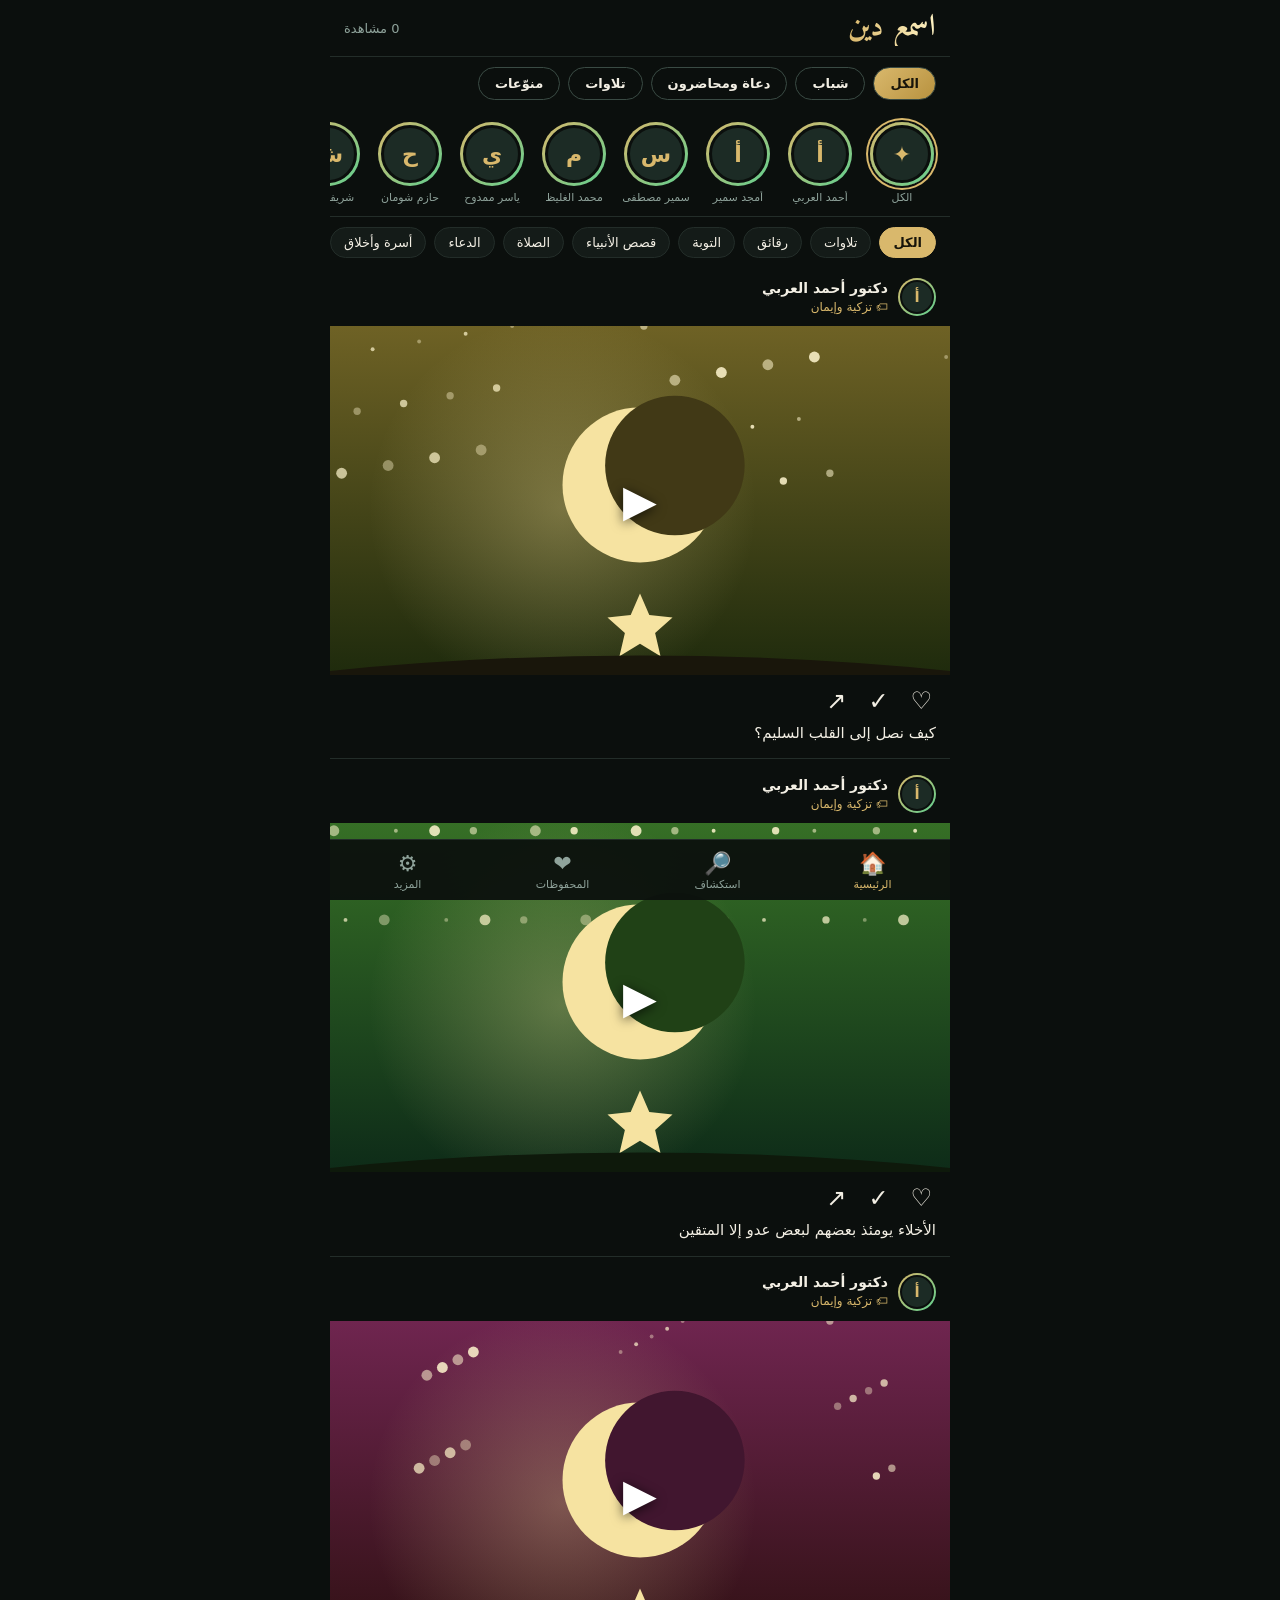
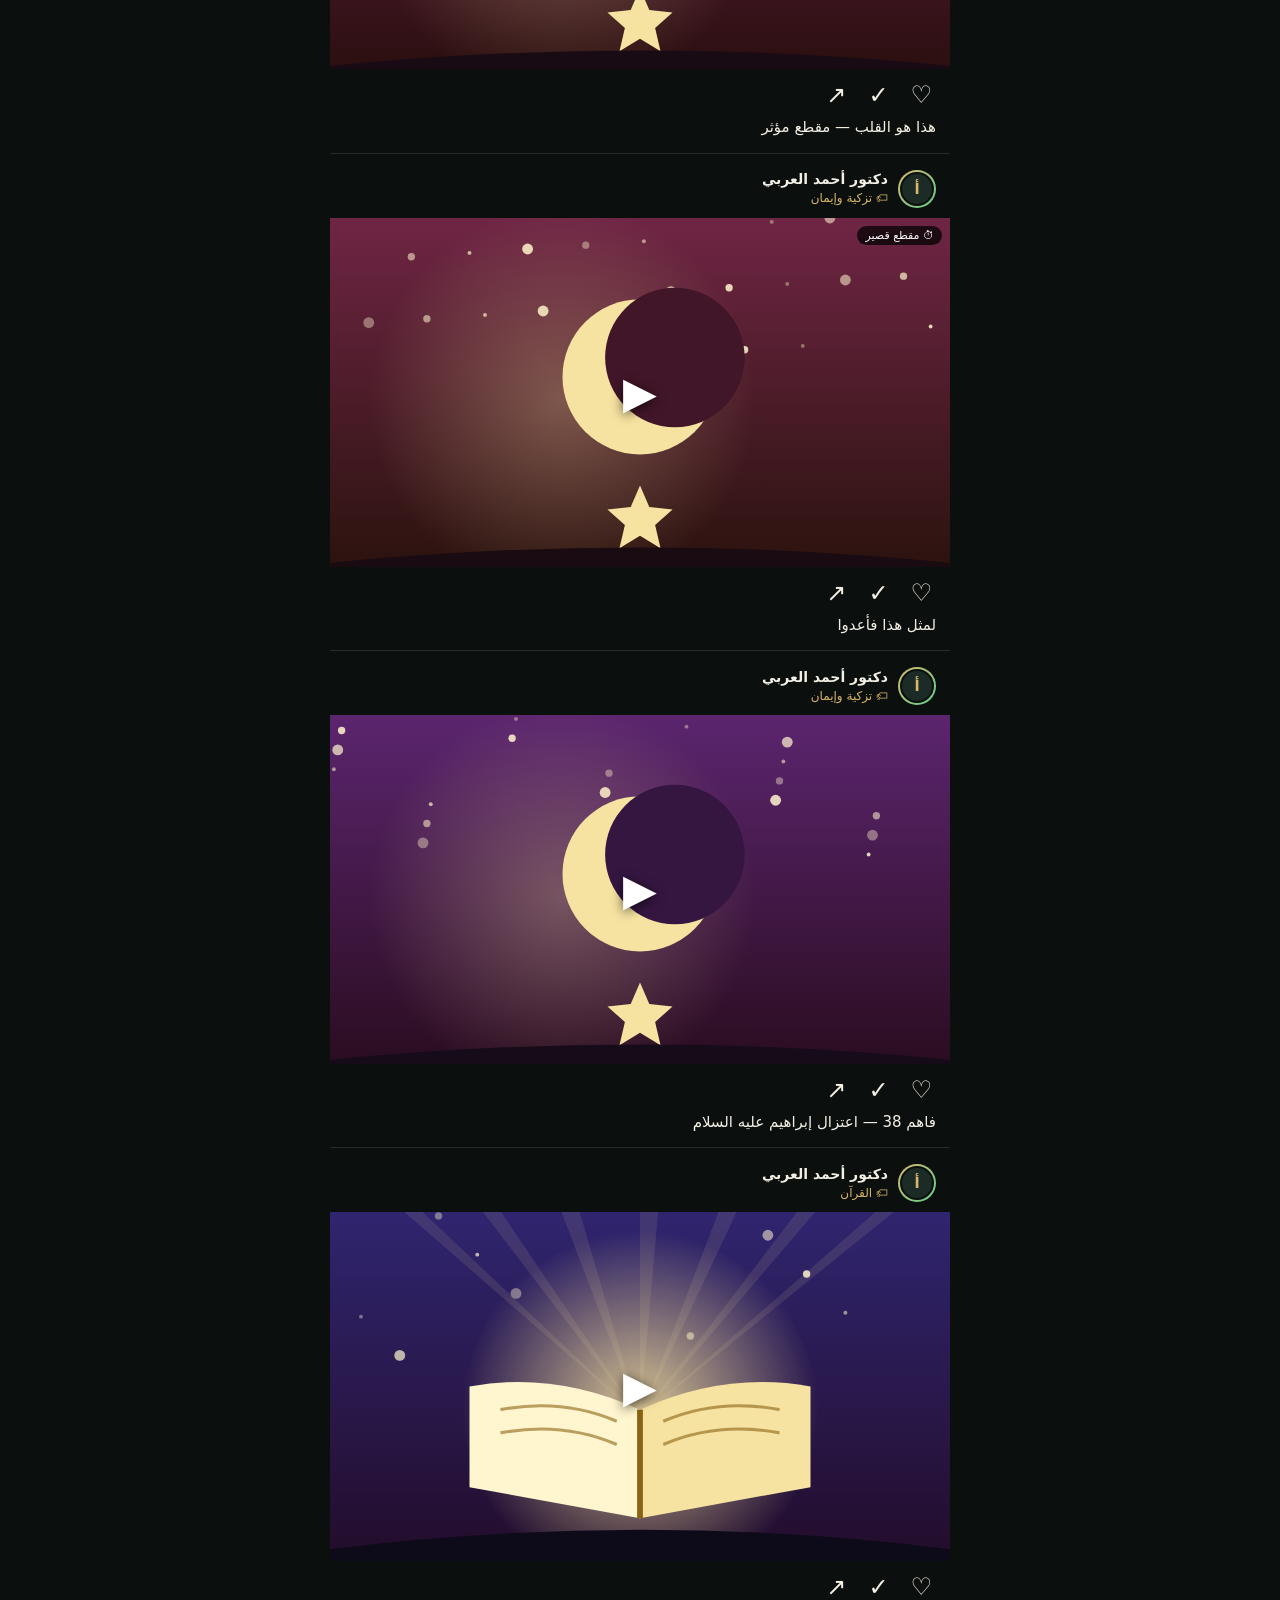
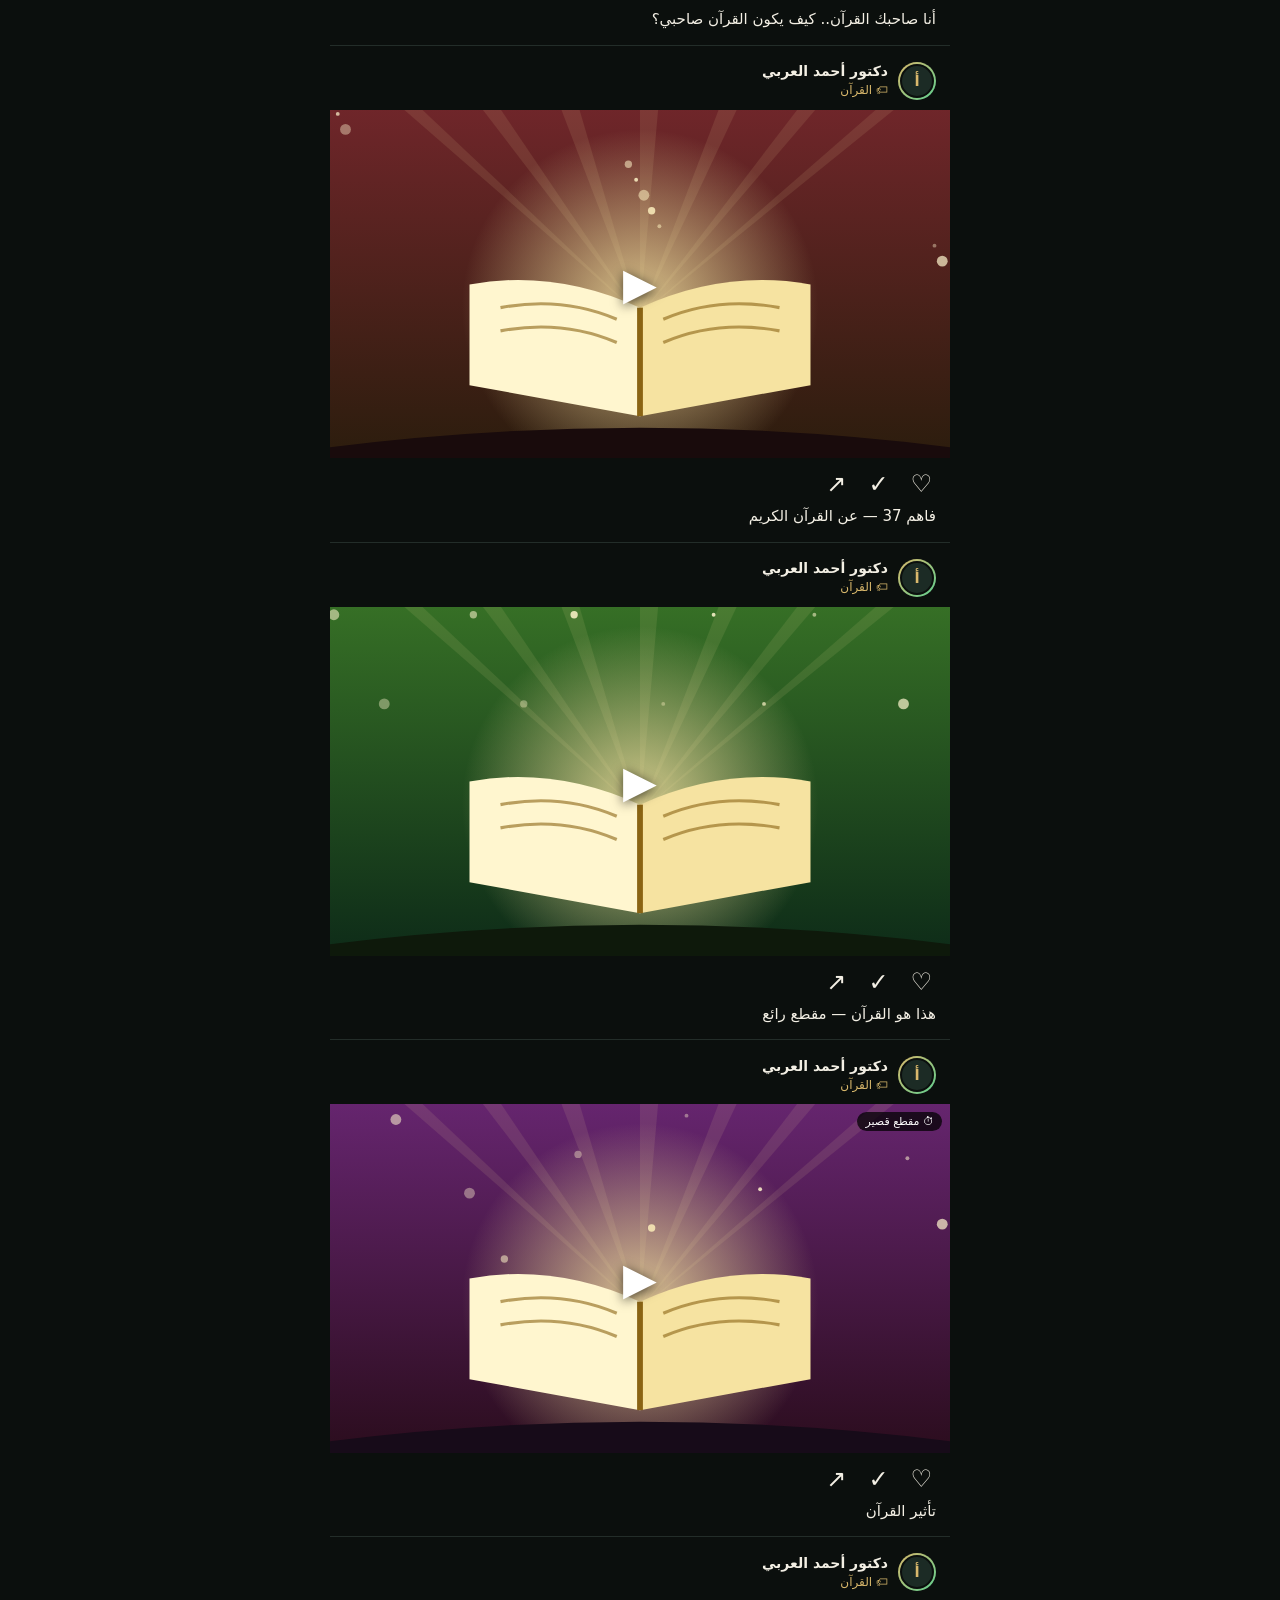
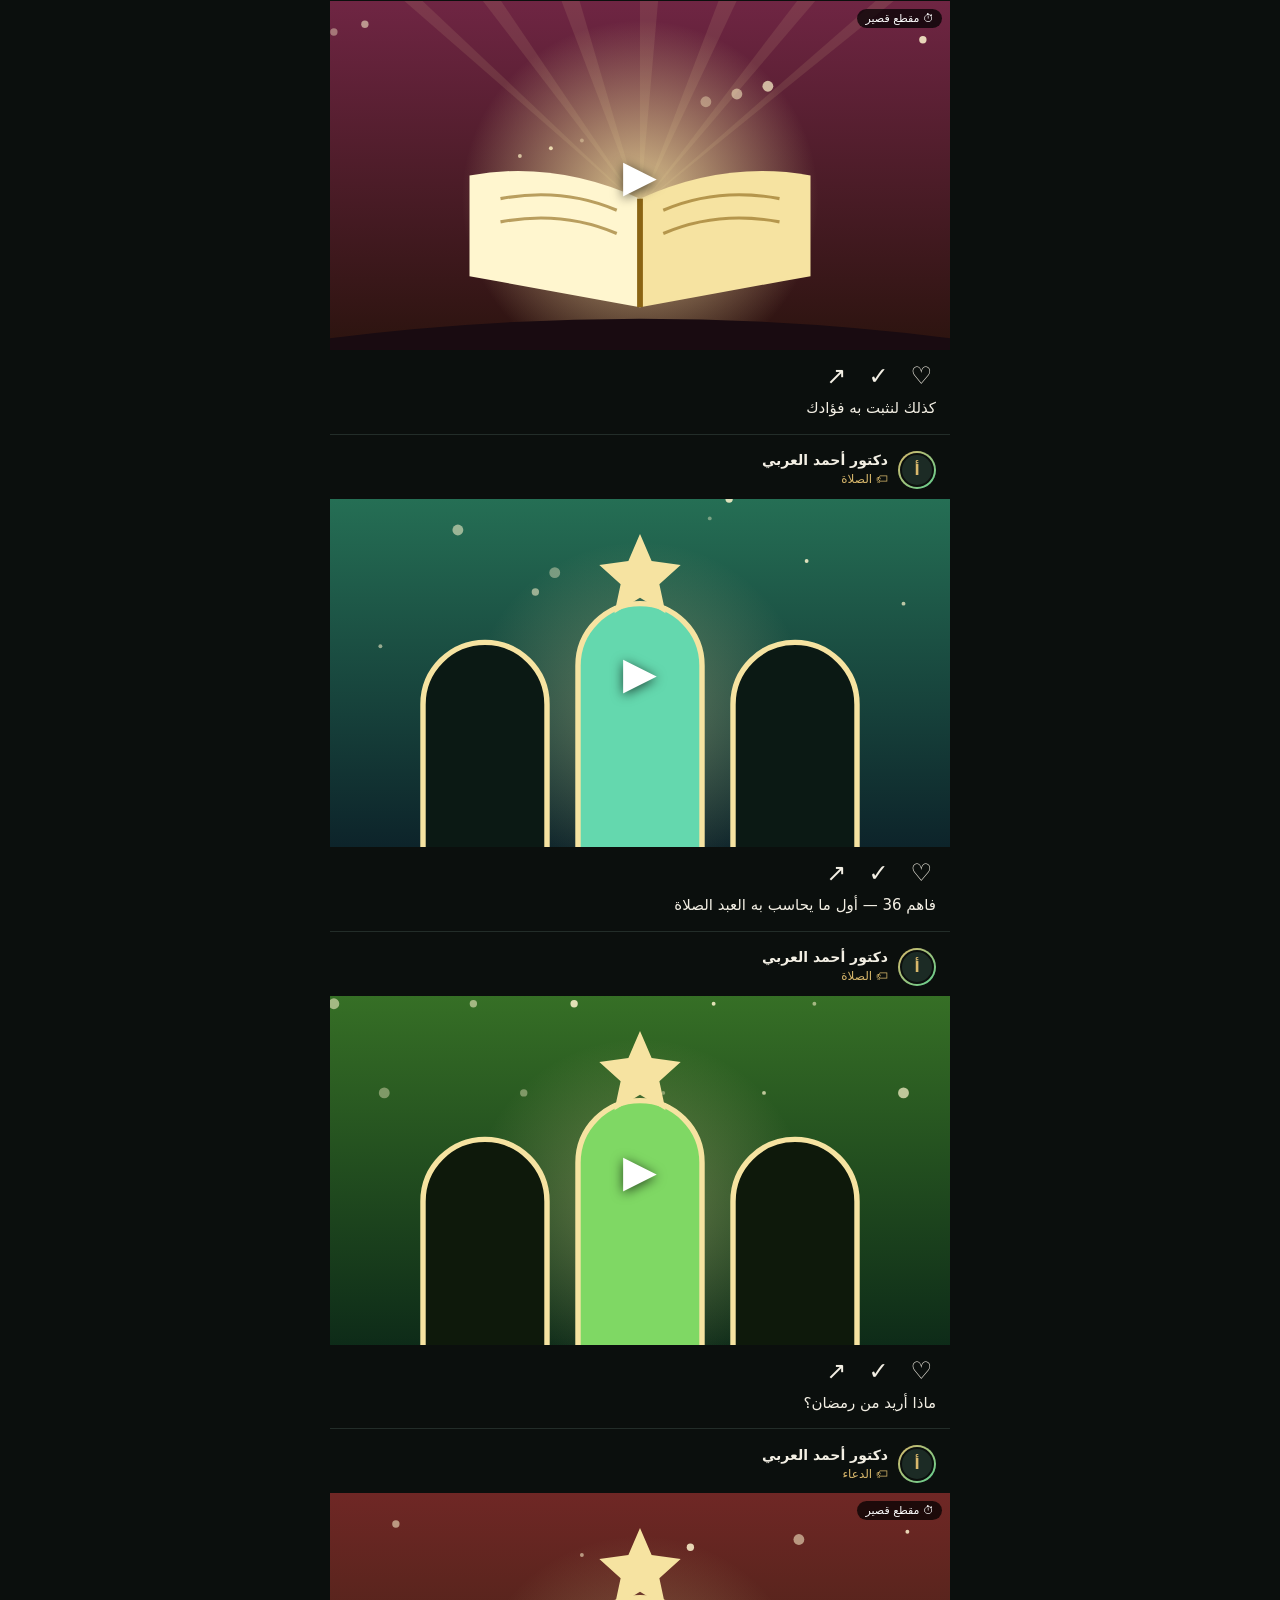
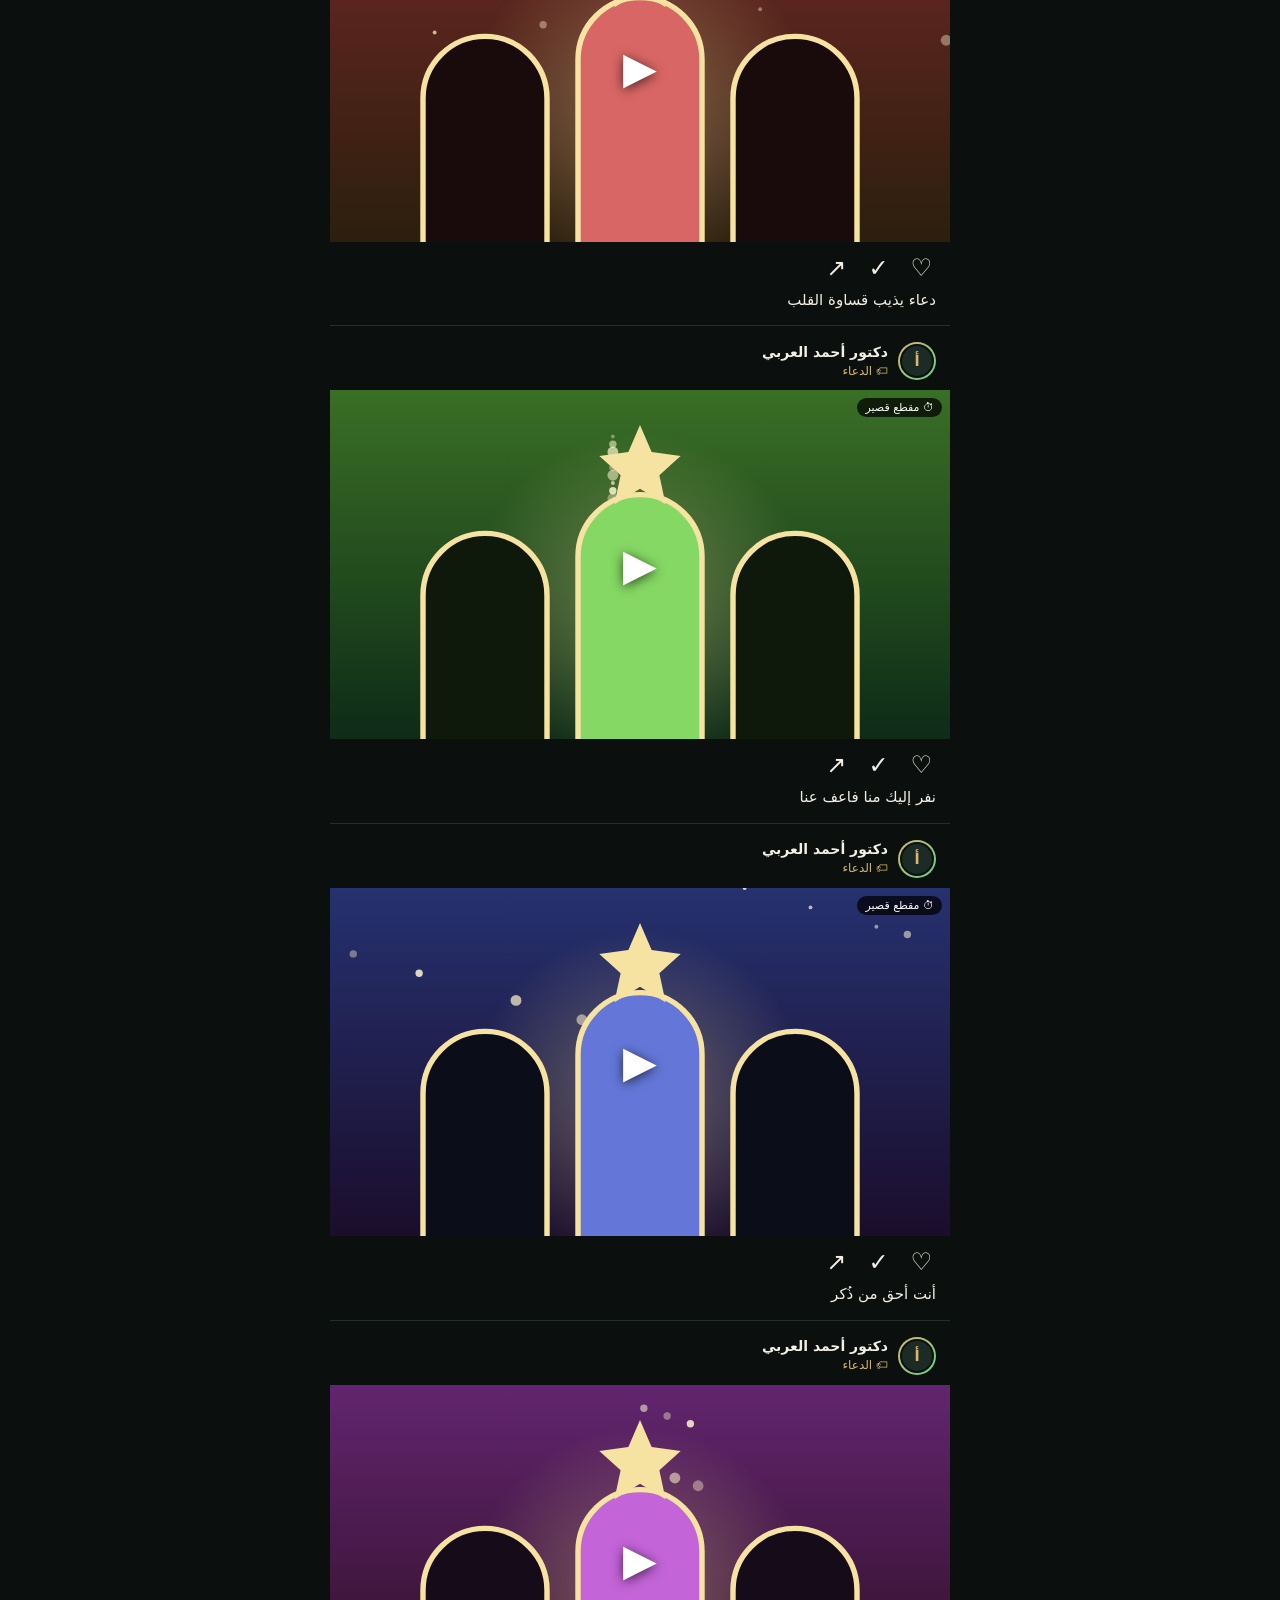
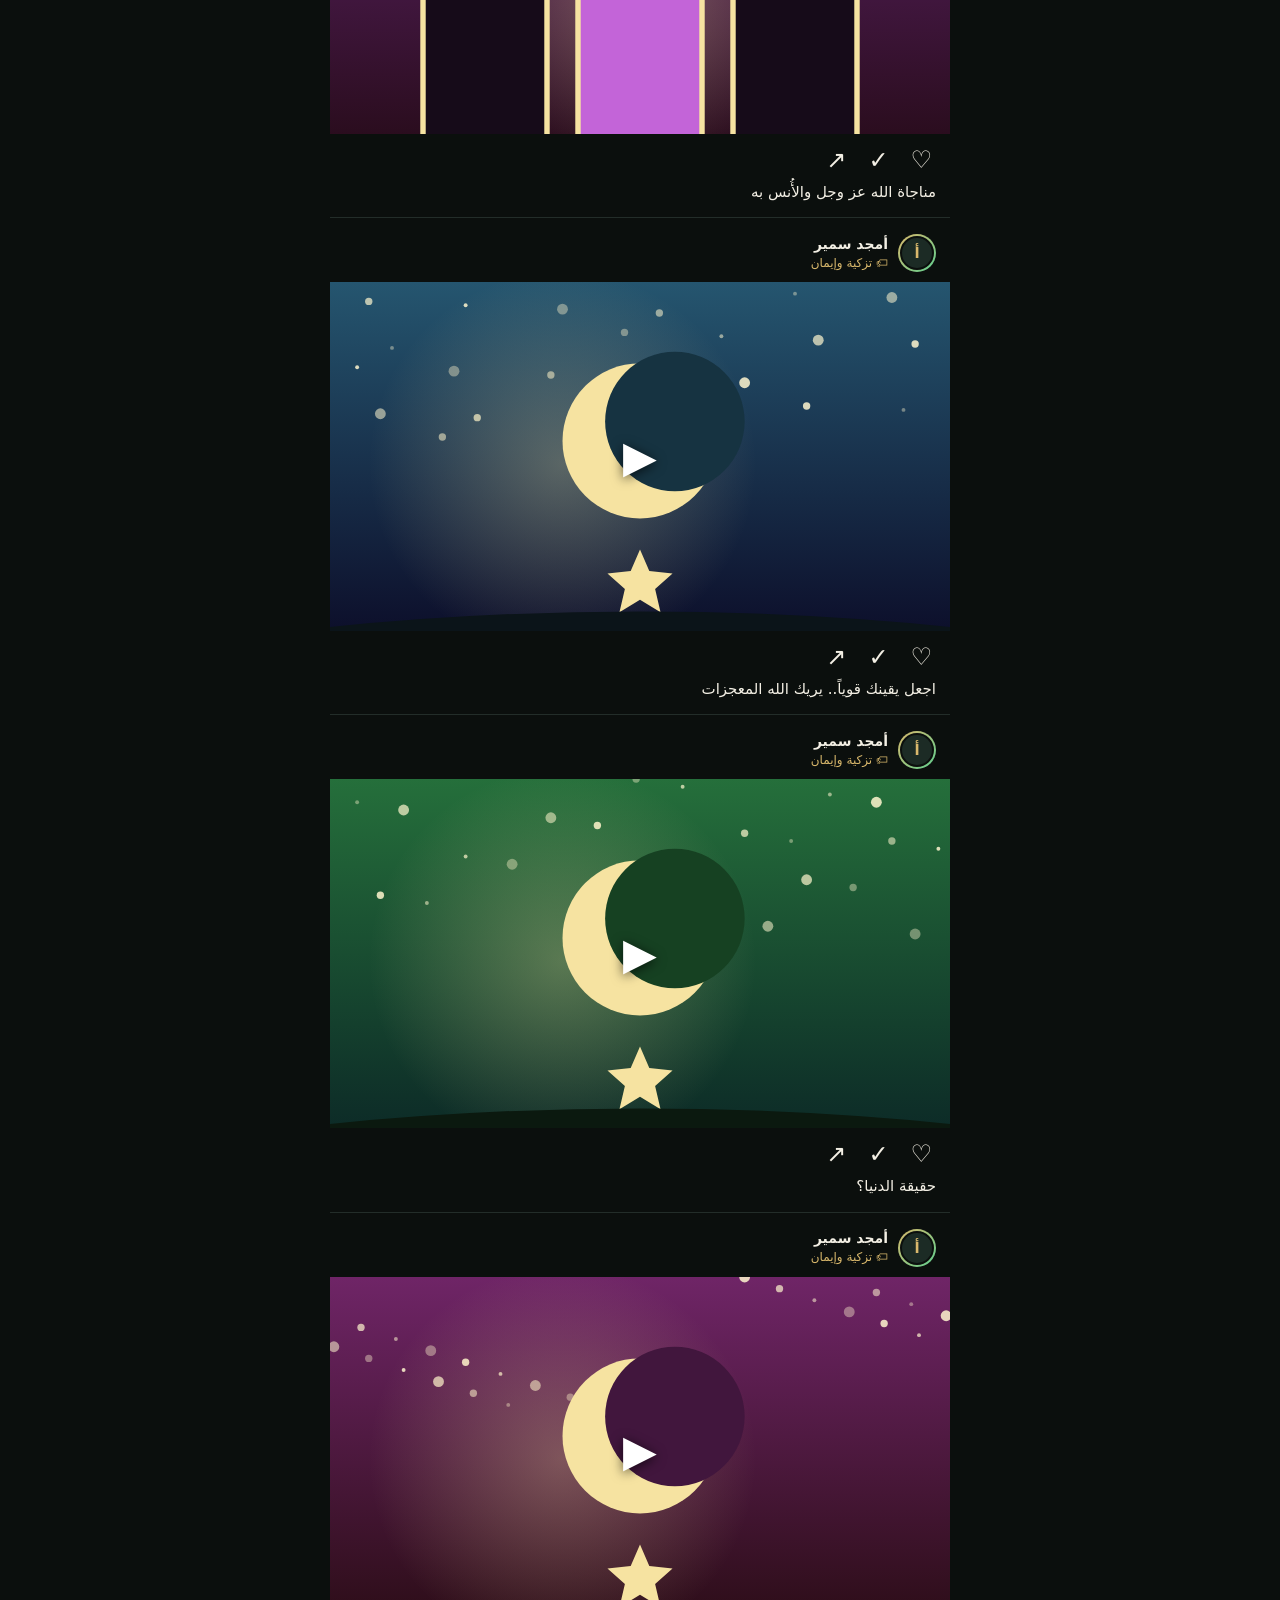
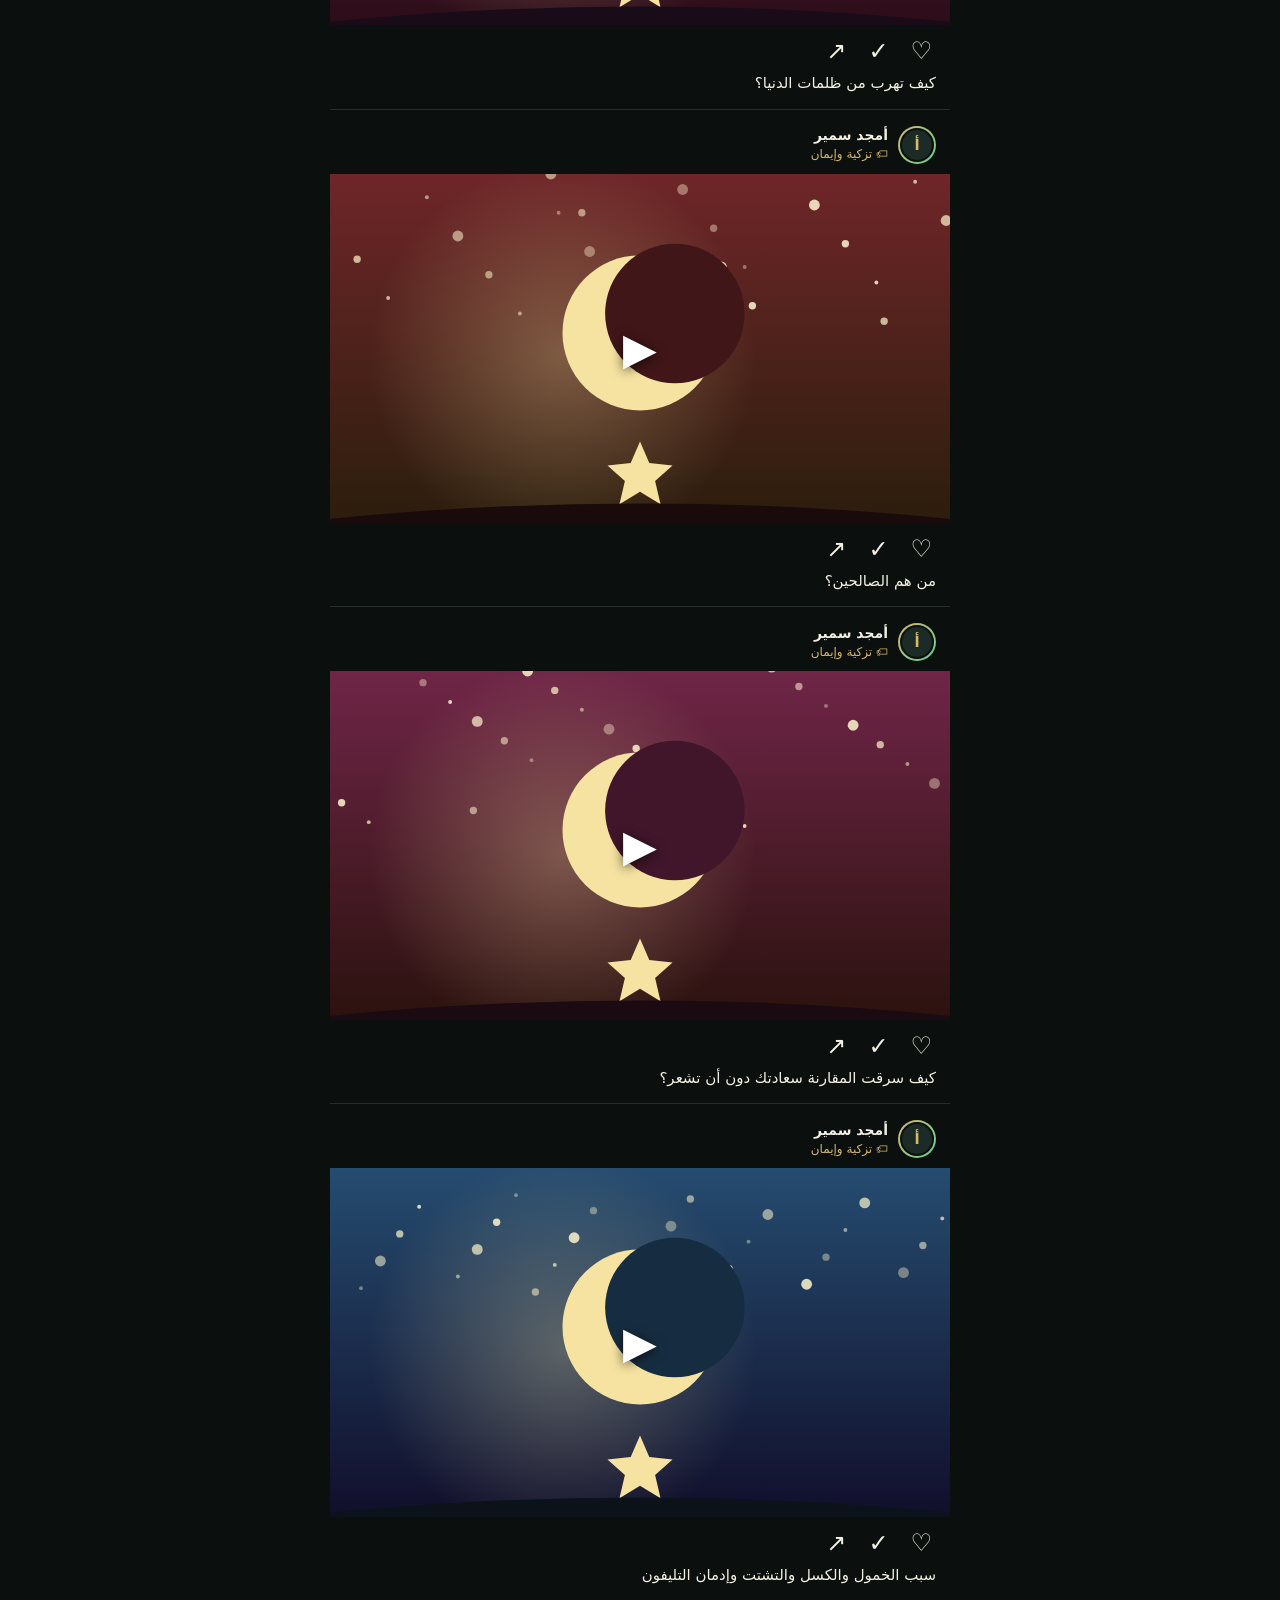
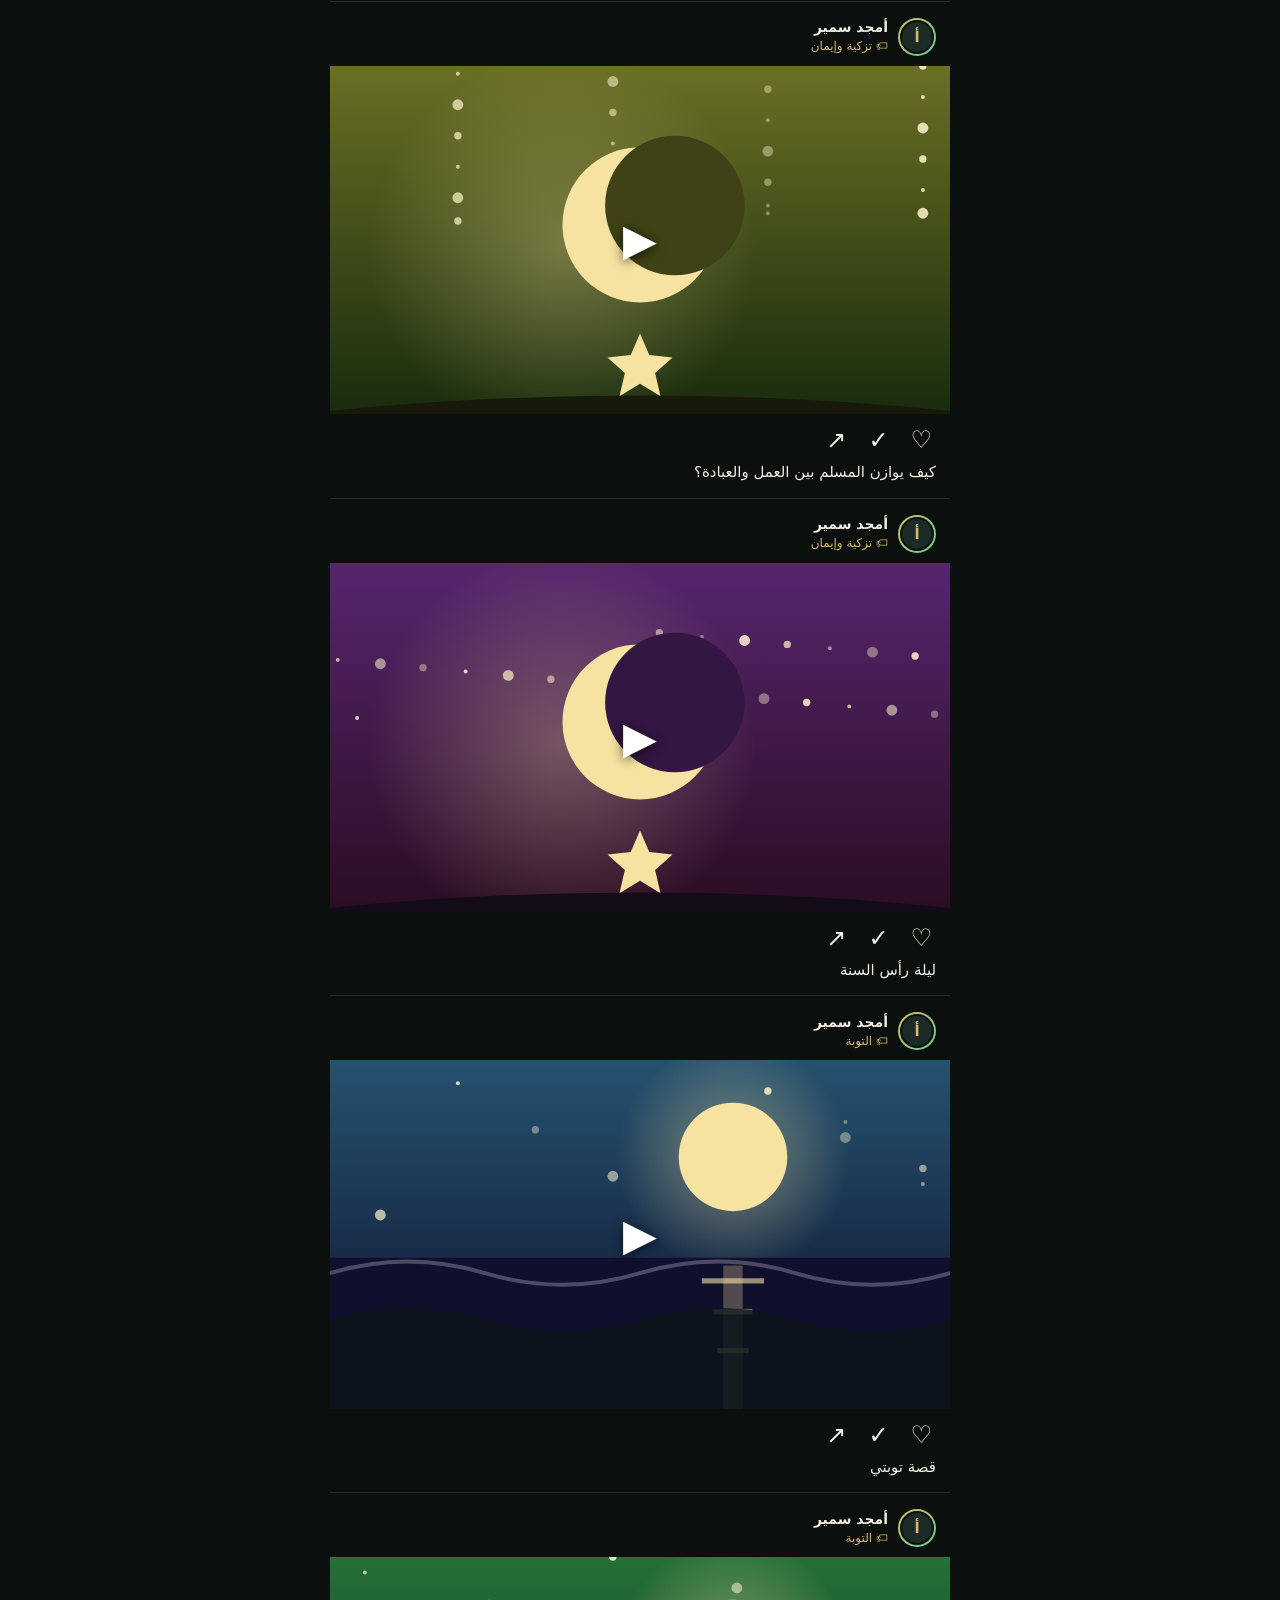
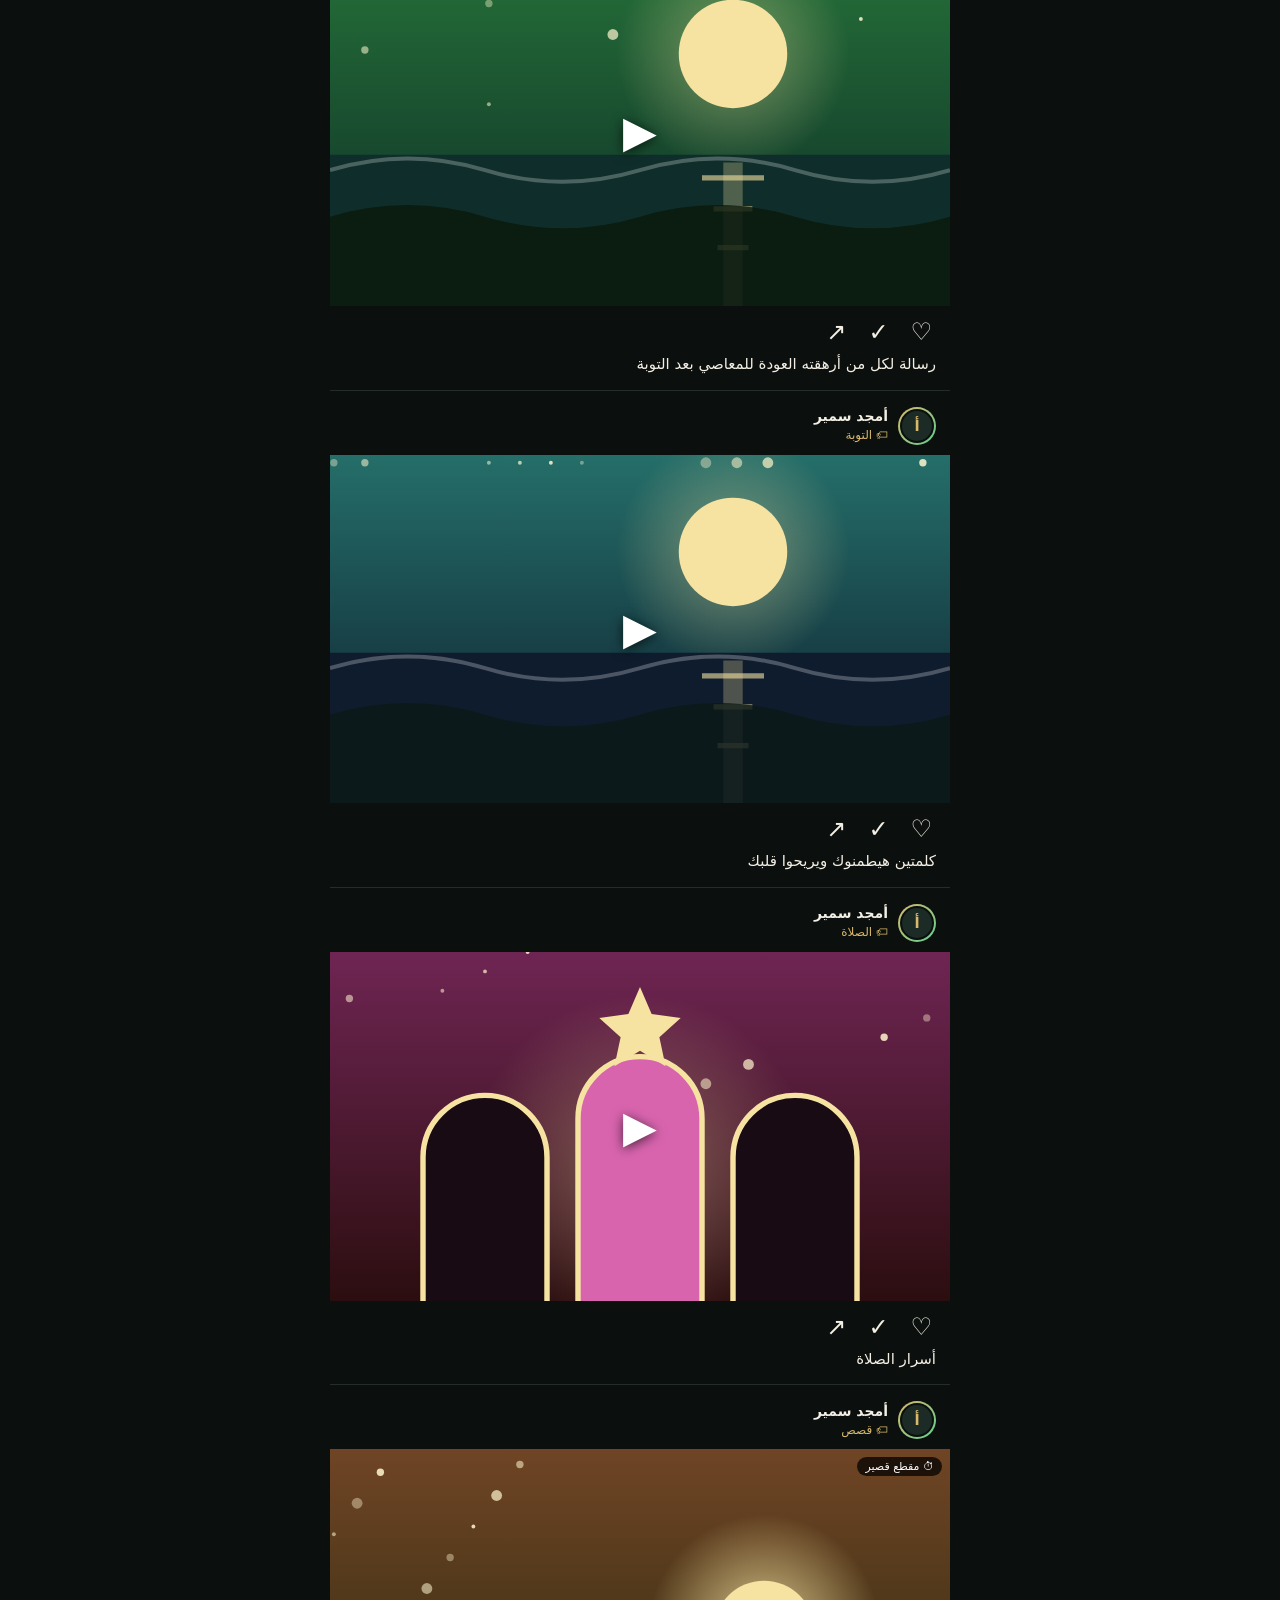
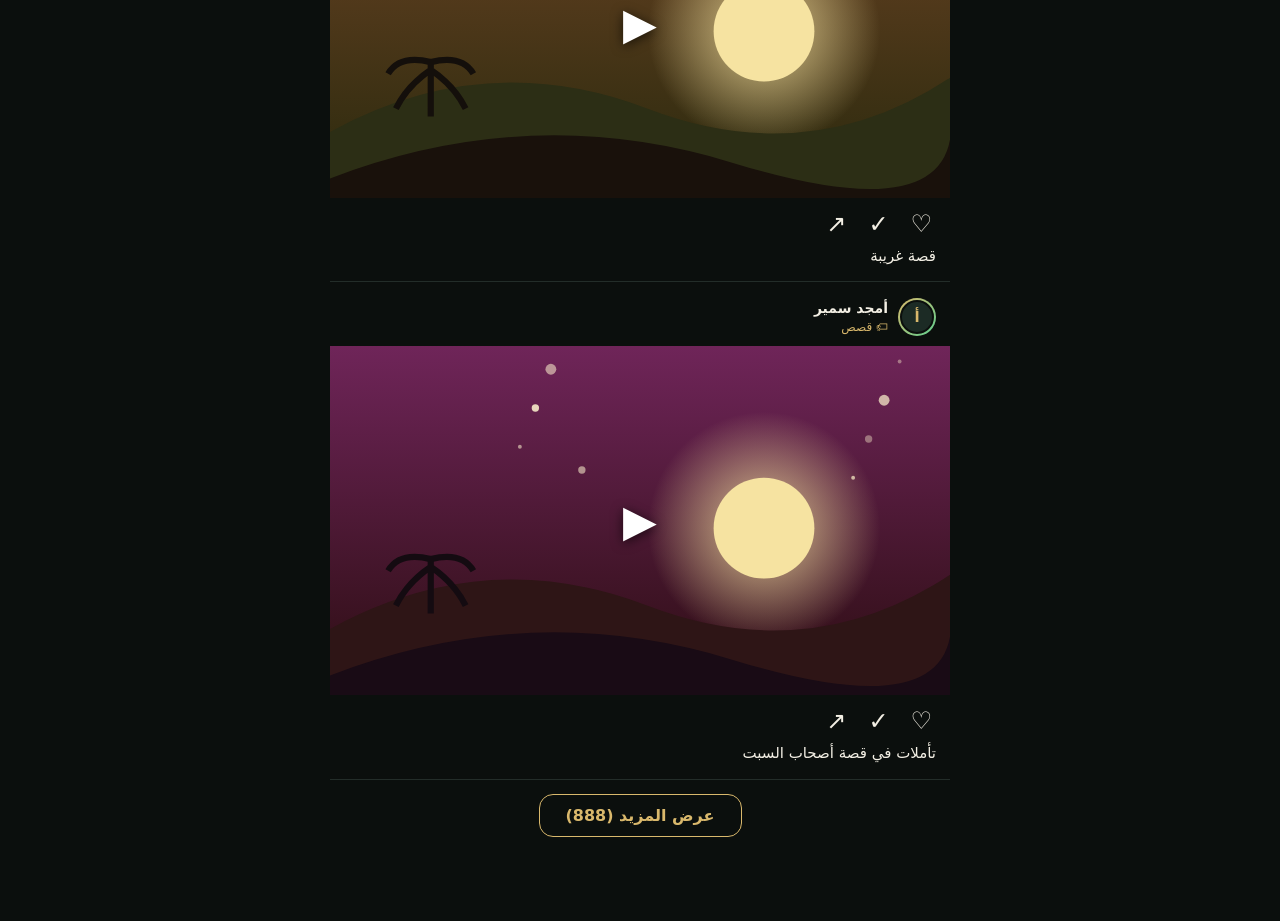
<file: index (1) (12).html>
<!DOCTYPE html>
<html lang="ar" dir="rtl">
<head>
<meta charset="utf-8">
<meta name="viewport" content="width=device-width, initial-scale=1, viewport-fit=cover">
<meta name="theme-color" content="#0b0f0d">
<meta name="apple-mobile-web-app-capable" content="yes">
<link rel="manifest" href="manifest.webmanifest">
<link rel="icon" href="icon-192.png">
<link rel="apple-touch-icon" href="icon-192.png">
<title>اسمع دين</title>
<link href="https://fonts.googleapis.com/css2?family=Amiri:wght@700&display=swap" rel="stylesheet">
<style>
:root{--bg:#0b0f0d;--card:#141b18;--line:#232d29;--gold:#d9b86c;--txt:#f3efe4;--mut:#8fa39b;--ok:#5fcf8f;--red:#ff5d6c}
*{box-sizing:border-box;margin:0;font-family:system-ui,"Segoe UI",Tahoma,sans-serif;-webkit-tap-highlight-color:transparent}
body{background:var(--bg);color:var(--txt);max-width:620px;margin:auto;padding-bottom:calc(70px + env(safe-area-inset-bottom))}
button{cursor:pointer;color:inherit;background:none;border:0;font-size:inherit}
.top{position:sticky;top:0;z-index:20;background:var(--bg);border-bottom:1px solid var(--line);padding:10px 14px;padding-top:calc(10px + env(safe-area-inset-top));display:flex;align-items:center;justify-content:space-between;gap:8px}
.logo{font-family:Amiri,serif;font-size:30px;font-weight:700;line-height:1.2;background:linear-gradient(90deg,#d9b86c,#fff3c4,#d9b86c);background-size:200% 100%;-webkit-background-clip:text;background-clip:text;color:transparent;animation:sh 5s linear infinite}
@keyframes sh{to{background-position:200% 0}}
@media (prefers-reduced-motion:reduce){.logo{animation:none}}
.inst{background:#d4af37;color:#07100d;font-weight:700;border-radius:12px;padding:8px 12px;font-size:13px}
.stories{display:flex;gap:14px;overflow-x:auto;padding:12px 14px;border-bottom:1px solid var(--line);scrollbar-width:none}
.stories::-webkit-scrollbar{display:none}
.st{flex:none;width:68px;text-align:center;font-size:11px;color:var(--mut);cursor:pointer}
.ring{width:64px;height:64px;border-radius:50%;padding:3px;background:linear-gradient(135deg,#d9b86c,#5fcf8f);margin:auto}
.ring.seen{background:#2a3631}
.st.on .ring{box-shadow:0 0 0 2px var(--bg),0 0 0 4px var(--gold)}
.ring .av{width:100%;height:100%;border-radius:50%;border:3px solid var(--bg);background:#1c2b25;color:var(--gold);display:grid;place-items:center;font-size:22px;font-weight:700;overflow:hidden}
.ring .av img{width:100%;height:100%;object-fit:cover;display:block}
.st span{display:block;margin-top:5px;white-space:nowrap;overflow:hidden;text-overflow:ellipsis}
.chips{display:flex;gap:8px;overflow-x:auto;padding:10px 14px;scrollbar-width:none}
.chips::-webkit-scrollbar{display:none}
.chip{flex:none;padding:7px 13px;border-radius:18px;background:var(--card);border:1px solid var(--line);font-size:13px;cursor:pointer}
.chip.on{background:var(--gold);color:#17140a;border-color:var(--gold);font-weight:700}
.chips.g .chip{font-weight:700;padding:8px 16px;background:transparent;border-color:#3a4b44}
.chips.g .chip.on{background:linear-gradient(135deg,#d9b86c,#b8923f)}
.post{border-bottom:1px solid var(--line);padding-bottom:10px;margin-bottom:6px}
.ph{display:flex;align-items:center;gap:10px;padding:10px 14px}
.ph .ring{width:38px;height:38px;padding:2px;margin:0}.ph .av{font-size:15px;border-width:2px}
.pn b{font-size:14px;display:block}.pn small{color:var(--gold);font-size:12px}
.th{position:relative;aspect-ratio:16/9;background:#18231f;cursor:pointer;overflow:hidden}
.th img{position:absolute;inset:0;width:100%;height:100%;object-fit:cover;display:block}
.cv{position:absolute;inset:0;width:100%;height:100%;display:block}
.th .pl{position:absolute;inset:0;display:grid;place-items:center;font-size:44px;color:#fff;text-shadow:0 2px 12px #000a;z-index:2}
.bd{position:absolute;top:8px;right:8px;background:#000b;color:#fff;font-size:11px;padding:3px 8px;border-radius:10px;z-index:3}
.bd.w{right:auto;left:8px;background:var(--ok);color:#0b2417;font-weight:700}
.bd.n{top:auto;bottom:8px;right:8px;background:#d9b86cdd;color:#17140a;font-weight:700}
.post.done .th img{opacity:.45}
.ac{display:flex;gap:6px;padding:8px 10px 0}
.ac button{font-size:24px;padding:4px 8px;color:var(--txt)}
.ac button.on.s{color:var(--red)}.ac button.on.w{color:var(--ok)}
.tt{padding:2px 14px;font-size:15px;line-height:1.7}
.grid{display:grid;grid-template-columns:repeat(3,1fr);gap:2px}
.gi{position:relative;aspect-ratio:1;background:#18231f;overflow:hidden;cursor:pointer}
.gi img{position:absolute;inset:0;width:100%;height:100%;object-fit:cover}
.gi .bd{font-size:10px;padding:2px 6px}
.gi.done img{opacity:.4}
.gi .gt{position:absolute;inset:auto 0 0;padding:14px 5px 5px;font-size:10.5px;line-height:1.35;background:linear-gradient(transparent,#000c);z-index:2;text-align:center}
.search{margin:10px 14px;display:block;width:calc(100% - 28px);padding:11px 14px;border-radius:12px;background:var(--card);border:1px solid var(--line);color:var(--txt);font-size:15px}
.nav{position:fixed;bottom:0;left:0;right:0;max-width:620px;margin:auto;background:#0b0f0def;border-top:1px solid var(--line);display:flex;padding-bottom:env(safe-area-inset-bottom);z-index:30}
.nav button{flex:1;padding:11px 0 9px;font-size:11px;color:var(--mut);display:flex;flex-direction:column;align-items:center;gap:2px}
.nav button i{font-style:normal;font-size:22px}.nav button.on{color:var(--gold)}
.empty{text-align:center;color:var(--mut);padding:50px 20px;line-height:1.9}
.sec{padding:14px}.sec h2{font-size:16px;color:var(--gold);margin-bottom:10px}
.stat{display:flex;gap:10px;margin-bottom:14px}.stat div{flex:1;background:var(--card);border-radius:14px;padding:14px 6px;text-align:center}
.stat b{display:block;font-size:22px;color:var(--gold)}.stat small{color:var(--mut);font-size:12px}
.row{display:block;width:100%;text-align:right;background:var(--card);border-radius:14px;padding:14px;margin-bottom:8px;font-size:15px}
.gold{background:var(--gold);color:#17140a;font-weight:700;border-radius:12px;padding:12px;width:100%;margin-top:6px;display:block;text-align:center;text-decoration:none}
.gold.o{background:transparent;border:1px solid var(--gold);color:var(--gold)}
form{display:grid;gap:10px}label{font-size:13px;color:var(--mut)}
input,select,textarea{width:100%;padding:12px;border-radius:10px;border:1px solid var(--line);background:var(--card);color:var(--txt);font-size:15px}
textarea{direction:ltr;height:150px;font-size:13px}
.back{font-size:22px;padding:4px 10px}
.more{display:block;margin:14px auto;padding:11px 26px;border:1px solid var(--gold);border-radius:14px;color:var(--gold);font-weight:700}
.sbar{display:flex;align-items:center;justify-content:space-between;gap:8px;padding:8px 14px;color:var(--mut);font-size:13px}
.sbar button{color:var(--gold);font-size:13px;border:1px solid var(--line);border-radius:10px;padding:5px 10px}
#ov{position:fixed;inset:0;background:var(--bg);z-index:50;display:none;overflow-y:auto}
#ov .bar{display:flex;align-items:center;gap:6px;padding:8px 8px;padding-top:calc(8px + env(safe-area-inset-top));position:sticky;top:0;background:var(--bg);z-index:2}
#pbox{position:relative;aspect-ratio:16/9;background:#000;max-width:620px;margin:auto;overflow:hidden}
#pbox>div,#pbox iframe{position:absolute;inset:0;width:100%;height:100%}
#pbox .cta{position:absolute;inset:auto 0 14px;height:auto;width:auto;text-align:center;z-index:3;padding:0 16px}
#pbox .cta a{display:inline-block;background:var(--gold);color:#17140a;font-weight:700;border-radius:12px;padding:11px 18px;text-decoration:none}
#ov .in{max-width:620px;margin:auto}
.nx{display:flex;gap:10px;padding:8px 14px;align-items:center;cursor:pointer}
.nx .nm{position:relative;width:120px;aspect-ratio:16/9;border-radius:8px;overflow:hidden;flex:none;background:#18231f}
.nx .nm img{position:absolute;inset:0;width:100%;height:100%;object-fit:cover}
.nx div.t{font-size:14px;line-height:1.6}.nx small{color:var(--mut);display:block;font-size:12px}
.toast{position:fixed;bottom:84px;left:50%;transform:translateX(-50%);background:var(--ok);color:#0b2417;padding:9px 18px;border-radius:20px;font-weight:700;display:none;z-index:99;font-size:14px;white-space:nowrap}
</style>
</head>
<body>
<div id="app"></div>
<div id="ov"><div class="bar"><button class="back" onclick="closePlayer()">→</button><b id="ovt" style="font-size:15px"></b></div>
 <div id="pbox"><div id="yt"></div></div><div class="in" id="oi"></div></div>
<div class="toast" id="toast"></div>
<nav class="nav" id="nav"></nav>
<script src="data.js"></script>
<script>
/* ===== YouTube API ===== */
let apiReady=false,pending=null;
window.onYouTubeIframeAPIReady=()=>{apiReady=true;if(pending){const p=pending;pending=null;p()}};
(function(){const s=document.createElement("script");s.src="https://www.youtube.com/iframe_api";s.onerror=()=>{};document.head.appendChild(s)})();

/* ===== التخزين ===== */
const ls={get(k,d){try{return JSON.parse(localStorage.getItem(k))??d}catch(e){return d}},set(k,v){try{localStorage.setItem(k,JSON.stringify(v))}catch(e){}}};
let watched=ls.get("watched",{}),saved=ls.get("saved",{}),extras=ls.get("extras",{}),links=ls.get("links",{}),photos=ls.get("photos",{});
const userSch=ls.get("userSch",[]);userSch.forEach(u=>{if(!DATA.scholars.some(s=>s.name===u.name))DATA.scholars.push({name:u.name,g:u.g,sections:[]})});
const $=s=>document.querySelector(s);
const esc=s=>String(s).replace(/[&<>"]/g,c=>({"&":"&amp;","<":"&lt;",">":"&gt;",'"':"&quot;"}[c]));
function toast(m){const t=$("#toast");t.textContent=m;t.style.display="block";clearTimeout(t._h);t._h=setTimeout(()=>t.style.display="none",1800)}

/* ===== البيانات ===== */
function parse(url){
  url=(url||"").trim();
  const v=url.match(/(?:v=|youtu\.be\/|embed\/|shorts\/|live\/)([\w-]{11})/);
  if(v&&!/playlist\?/.test(url))return{kind:"v",id:v[1],key:"v:"+v[1]};
  const l=url.match(/[?&]list=([\w-]+)/);
  if(l)return{kind:"p",id:l[1],key:"p:"+l[1]};
  return null;
}
let _all=null;
function allVideos(){
  if(_all)return _all;
  const out=[];let ord=0;
  DATA.scholars.forEach((s,si)=>{
    const secs=[...s.sections.map(x=>({...x,mine:false})),...(extras[s.name]||[]).map(x=>({...x,mine:true}))];
    secs.forEach(sec=>sec.videos.forEach(v=>{
      const g=v.g!=null?v.g:s.g;let p=null,key,q="";
      if(v.url){p=parse(v.url);if(!p)return;key=p.key}
      else{key="q:"+s.name+"|"+v.title;q=v.q||(s.name+" "+v.title);p=parse(links[key])}
      out.push({key,kind:p?p.kind:"s",id:p?p.id:"",title:v.title,scholar:s.name,topic:sec.title,short:!!v.short,mine:sec.mine,g,si,q,real:!!p,ord:ord++});
    }));
  });
  out.sort((a,b)=>a.g-b.g||a.si-b.si||(b.real-a.real)||a.ord-b.ord);
  return _all=out;
}
const reset=()=>{_all=null};
const thumb=v=>v.kind==="v"?`https://i.ytimg.com/vi/${v.id}/hqdefault.jpg`:"";
const initial=n=>n.replace(/^(الدكتور|دكتور|الشيخ|القارئ|الحبيب) /,"")[0];
const short=n=>n.replace(/^(الدكتور|دكتور|الشيخ|القارئ|الحبيب) /,"");
const avatar=n=>photos[n]?`<img src="${esc(photos[n])}" alt="" referrerpolicy="no-referrer">`:initial(n);

/* ===== أغلفة مرسومة (لأي درس بلا صورة فيديو) ===== */
const hue=s=>Math.abs([...s].reduce((a,c)=>(a*31+c.charCodeAt(0))|0,7))%360;
let CN=0;
const SC=c=>/قرآن|تفسير/.test(c)?'bk':/تلاو/.test(c)?'mq':/نبياء|قصص|سيرة/.test(c)?'dn':/أسرة|زواج|أخلاق/.test(c)?'hm':/عقيدة|إيمان|تزكية/.test(c)?'st':/فقه|حديث|صلاة|دعاء|الصلاة/.test(c)?'ln':'sea';
const stars=(h,n)=>{let o='';for(let i=0;i<n;i++){const x=(h*(i+3)*37+i*29)%160,y=(h*(i+5)*53+i*17)%46,r=(.5+(i%3)*.45).toFixed(2);o+=`<circle cx="${x}" cy="${y}" r="${r}" fill="#fff6cf" opacity="${(.4+(i%4)*.15).toFixed(2)}"/>`}return o};
function cover(v){const h=hue(v.title+v.scholar),k=SC(v.topic),id='c'+(CN++),h2=(h+40)%360,dk=`hsl(${h} 40% 7%)`,md=`hsl(${h2} 38% 13%)`,gd='#f6e3a1';
let s=`<defs><linearGradient id="${id}" x1="0" y1="0" x2="0" y2="1"><stop offset="0" stop-color="hsl(${h} 50% 30%)"/><stop offset="1" stop-color="hsl(${h2} 55% 10%)"/></linearGradient><radialGradient id="${id}r"><stop offset="0" stop-color="${gd}" stop-opacity=".85"/><stop offset="1" stop-color="${gd}" stop-opacity="0"/></radialGradient></defs><rect width="160" height="100" fill="url(#${id})"/>`;
s+=stars(h,k==='st'?26:10);
if(k==='bk'){s+=`<circle cx="80" cy="56" r="46" fill="url(#${id}r)"/>`;for(let i=-3;i<=3;i++)s+=`<path d="M80 58L${80+i*26} -10L${86+i*26} -10Z" fill="${gd}" opacity=".10"/>`;s+=`<path d="M80 84L36 76V50Q58 46 80 56Z" fill="#fff6cf"/><path d="M80 84L124 76V50Q102 46 80 56Z" fill="${gd}"/><path d="M80 56V84" stroke="#8a6414" stroke-width="1.5"/><path d="M44 56Q60 53 74 59M44 62Q60 59 74 65M86 59Q100 53 116 56M86 65Q100 59 116 62" stroke="#8a6414" stroke-width=".8" fill="none" opacity=".6"/><path d="M0 92Q80 82 160 92V100H0Z" fill="${dk}"/>`}
else if(k==='mq'){s+=`<circle cx="118" cy="30" r="14" fill="${gd}" opacity=".95"/><circle cx="124" cy="27" r="12" fill="hsl(${h} 50% 22%)"/><path d="M0 90H160V100H0Z" fill="${dk}"/><path d="M52 90V66a28 28 0 0 1 56 0V90Z" fill="${dk}"/><path d="M80 34V28M76 30a4 4 0 1 0 6 0" stroke="${gd}" stroke-width="1.4" fill="none"/><rect x="30" y="46" width="8" height="44" fill="${dk}"/><path d="M29 46L34 34L39 46Z" fill="${dk}"/><rect x="122" y="46" width="8" height="44" fill="${dk}"/><path d="M121 46L126 34L131 46Z" fill="${dk}"/><circle cx="80" cy="74" r="2" fill="${gd}"/><rect x="72" y="76" width="4" height="14" rx="2" fill="${gd}" opacity=".8"/><rect x="84" y="76" width="4" height="14" rx="2" fill="${gd}" opacity=".8"/>`}
else if(k==='dn'){s+=`<circle cx="112" cy="52" r="30" fill="url(#${id}r)"/><circle cx="112" cy="52" r="13" fill="${gd}"/><path d="M0 78Q40 56 82 72T160 64V100H0Z" fill="${md}"/><path d="M0 90Q52 70 104 86T160 80V100H0Z" fill="${dk}"/><path d="M26 74V60M26 60q-8-2-11 3M26 60q8-2 11 3M26 62q-6 4-9 10M26 62q6 4 9 10" stroke="hsl(${h} 30% 6%)" stroke-width="1.6" fill="none"/>`}
else if(k==='st'){s+=`<circle cx="60" cy="52" r="50" fill="url(#${id}r)" opacity=".35"/><circle cx="80" cy="46" r="20" fill="${gd}"/><circle cx="89" cy="41" r="18" fill="hsl(${h} 50% 17%)"/><path d="M80 74l2.4 5.6 6 .6-4.5 4 1.4 6-5.3-3.2-5.3 3.2 1.4-6-4.5-4 6-.6z" fill="${gd}"/><path d="M0 94Q80 86 160 94V100H0Z" fill="${dk}"/>`}
else if(k==='hm'){[[30,26,12],[62,40,16],[98,30,14],[130,44,12]].forEach((l,i)=>{s+=`<path d="M${l[0]} 0V${l[1]}" stroke="${gd}" stroke-width=".8"/><rect x="${l[0]-6}" y="${l[1]}" width="12" height="${l[2]+6}" rx="4" fill="hsl(${(h+i*25)%360} 60% 55%)" opacity=".95"/><circle cx="${l[0]}" cy="${l[1]+l[2]/2+3}" r="9" fill="url(#${id}r)"/><rect x="${l[0]-3}" y="${l[1]-3}" width="6" height="4" fill="${gd}"/>`});s+=`<path d="M0 92Q40 84 80 90T160 88V100H0Z" fill="${dk}"/><path d="M118 90V80M118 80q-9-4-9-13 9 2 9 13M118 82q9-5 9-14-9 3-9 14" stroke="hsl(${h} 40% 22%)" stroke-width="1.2" fill="hsl(${h} 45% 20%)"/>`}
else if(k==='ln'){s+=`<circle cx="80" cy="60" r="44" fill="url(#${id}r)" opacity=".4"/>`;[24,64,104].forEach((x,i)=>{s+=`<path d="M${x} 100V${58-(i===1?10:0)}a16 16 0 0 1 32 0V100Z" fill="${i===1?'hsl('+h+' 60% 62%)':dk}" stroke="${gd}" stroke-width="1.4"/>`});s+=`<path d="M80 14l3 7 7.5 1-5.5 5 1.6 7.5-6.6-4-6.6 4 1.6-7.5-5.5-5 7.5-1z" fill="${gd}"/>`}
else{s+=`<circle cx="104" cy="30" r="14" fill="${gd}"/><circle cx="104" cy="30" r="30" fill="url(#${id}r)" opacity=".5"/><path d="M0 56H160V100H0Z" fill="hsl(${h2} 50% 12%)"/><path d="M104 58V100" stroke="${gd}" stroke-width="5" opacity=".28"/><path d="M96 62H112M99 70H109M100 80H108" stroke="${gd}" stroke-width="1.4" opacity=".6"/><path d="M0 60Q20 54 40 60T80 60T120 60T160 60" stroke="#fff" stroke-opacity=".25" fill="none"/><path d="M0 72Q20 66 40 72T80 72T120 72T160 72V100H0Z" fill="${dk}" opacity=".85"/>`}
return `<svg class="cv" viewBox="0 0 160 100" preserveAspectRatio="xMidYMid slice" aria-hidden="true">${s}</svg>`}
const media=v=>cover(v)+(thumb(v)?`<img loading="lazy" src="${thumb(v)}" alt="" onerror="this.remove()">`:"");

function interleaveNone(l){return l}

/* ===== الحالة ===== */
let tab="home",sub=null,fScholar=null,fTopic=null,fGroup=null,query="",lim=30,photoFor=null,dp=null;
function filtered(){
  return allVideos().filter(v=>(fGroup==null||v.g===fGroup)&&(!fScholar||v.scholar===fScholar)&&(!fTopic||v.topic===fTopic));
}
function setTab(t){tab=t;sub=null;render();scrollTo(0,0)}
function render(){
  const A=$("#app"),vids=allVideos();
  $("#nav").innerHTML=[["home","🏠","الرئيسية"],["explore","🔎","استكشاف"],["saved","❤️","المحفوظات"],["more","⚙️","المزيد"]]
    .map(([k,i,t])=>`<button class="${tab===k?"on":""}" onclick="setTab('${k}')"><i>${i}</i>${t}</button>`).join("");
  if(tab==="home")return home(A,vids);
  if(tab==="explore")return explore(A,vids);
  if(tab==="saved")return savedTab(A,vids);
  return more(A,vids);
}
const topBar=(right)=>`<div class="top"><div class="logo">اسمع دين</div><div style="display:flex;align-items:center;gap:10px">${dp?'<button class="inst" id="inst" onclick="doInstall()">⬇️ تنزيل التطبيق</button>':""}<div style="color:var(--mut);font-size:13px">${right}</div></div></div>`;

/* ===== الرئيسية ===== */
function home(A,vids){
  const inG=v=>fGroup==null||v.g===fGroup;
  const names=DATA.scholars.map(s=>s.name).filter(n=>vids.some(v=>v.scholar===n&&inG(v)));
  const stories=[`<div class="st ${!fScholar?"on":""}" onclick="pickScholar(null)"><div class="ring"><div class="av">✦</div></div><span>الكل</span></div>`]
   .concat(names.map(n=>{const unseen=vids.some(v=>v.scholar===n&&!watched[v.key]);
     return `<div class="st ${fScholar===n?"on":""}" data-k="${esc(n)}" onclick="pickScholar(this.dataset.k)"><div class="ring ${unseen?"":"seen"}"><div class="av">${avatar(n)}</div></div><span>${ls.get("fav","")===n?"⭐ ":""}${esc(short(n))}</span></div>`})).join("");
  const base=vids.filter(v=>inG(v)&&(!fScholar||v.scholar===fScholar));
  const cnt={};base.forEach(v=>cnt[v.topic]=(cnt[v.topic]||0)+1);
  const topics=Object.keys(cnt).sort((a,b)=>cnt[b]-cnt[a]);
  const list=filtered(),feed=list.slice(0,lim);
  const groups=`<div class="chips g"><div class="chip ${fGroup==null?"on":""}" onclick="pickGroup(null)">الكل</div>${DATA.groups.map(([i,t])=>`<div class="chip ${fGroup===i?"on":""}" onclick="pickGroup(${i})">${esc(t)}</div>`).join("")}</div>`;
  A.innerHTML=topBar(`${Object.keys(watched).length} مشاهدة`)+groups+`
  <div class="stories">${stories}</div>
  ${fScholar?`<div class="sbar"><span>${esc(fScholar)} · ${list.length} درس</span><button onclick="photoFor=fScholar;tab='more';sub='photos';render();scrollTo(0,0)">⭐ شيخك المفضل</button></div>`:""}
  <div class="chips"><div class="chip ${!fTopic?"on":""}" onclick="pickTopic(null)">الكل</div>${topics.map(t=>`<div class="chip ${fTopic===t?"on":""}" onclick="pickTopic(this.dataset.t)" data-t="${esc(t)}">${esc(t)}</div>`).join("")}</div>
  <div id="feed">${feed.length?feed.map(post).join(""):`<div class="empty">مفيش فيديوهات هنا لسه.</div>`}</div>
  ${list.length>lim?`<button class="more" onclick="lim+=30;keep(render)">عرض المزيد (${list.length-lim})</button>`:""}`;
  window._queue=list.map(v=>v.key);
}
function pickScholar(n){fScholar=n;fTopic=null;lim=30;render()}
function pickTopic(t){fTopic=t;lim=30;render()}
function pickGroup(g){fGroup=g;fScholar=null;fTopic=null;lim=30;render()}
function post(v){
  const k=esc(v.key);
  return `<div class="post ${watched[v.key]?"done":""}"><div class="ph"><div class="ring"><div class="av">${avatar(v.scholar)}</div></div>
  <div class="pn"><b>${esc(v.scholar)}</b><small>🏷 ${esc(v.topic)}</small></div></div>
  <div class="th" data-k="${k}" onclick="openPlayer(this.dataset.k)">${media(v)}${v.real?'<div class="pl">▶</div>':'<div class="pl" style="font-size:34px">🔎</div>'}
   ${v.short?'<span class="bd">⏱ مقطع قصير</span>':""}${watched[v.key]?'<span class="bd w">✓ شاهدته</span>':""}${v.real?"":'<span class="bd n">ابحث في يوتيوب</span>'}</div>
  <div class="ac" data-k="${k}"><button class="s ${saved[v.key]?"on":""}" onclick="toggleSave(this.parentNode.dataset.k)">${saved[v.key]?"♥":"♡"}</button>
   <button class="w ${watched[v.key]?"on":""}" onclick="toggleWatched(this.parentNode.dataset.k)">✓</button>
   <button onclick="share(this.parentNode.dataset.k)">↗</button></div><div class="tt">${esc(v.title)}</div></div>`;
}
function keep(fn){const y=scrollY;fn();scrollTo(0,y)}
function toggleSave(k){if(saved[k])delete saved[k];else{saved[k]=1;toast("اتحفظ ❤️")}ls.set("saved",saved);keep(render);if($("#ov").style.display==="block")ovInfo()}
function toggleWatched(k){if(watched[k])delete watched[k];else watched[k]=1;ls.set("watched",watched);keep(render);if($("#ov").style.display==="block")ovInfo()}
const linkOf=v=>v.kind==="v"?"https://www.youtube.com/watch?v="+v.id:v.kind==="p"?"https://www.youtube.com/playlist?list="+v.id:"https://www.youtube.com/results?search_query="+encodeURIComponent(v.q);
function share(k){
  const v=allVideos().find(x=>x.key===k);if(!v)return;const url=linkOf(v);
  if(navigator.share)navigator.share({title:v.title,text:v.title+" — "+v.scholar,url}).catch(()=>{});
  else if(navigator.clipboard)navigator.clipboard.writeText(url).then(()=>toast("اتنسخ الرابط ✓"),()=>toast(url));
  else toast(url);
}

/* ===== استكشاف ===== */
function explore(A,vids){
  const q=query.trim();
  const list=q?vids.filter(v=>(v.title+" "+v.scholar+" "+v.topic).includes(q)):vids;
  A.innerHTML=topBar("")+`
  <input class="search" id="q" type="search" placeholder="ابحث بالعنوان أو الشيخ أو الموضوع…" value="${esc(q)}">
  ${list.length?`<div class="grid">${list.slice(0,lim*2).map(v=>`<div class="gi ${watched[v.key]?"done":""}" data-k="${esc(v.key)}" onclick="openPlayer(this.dataset.k)">${media(v)}${v.real?"":`<div class="gt">${esc(v.title)}</div>`}${v.short?'<span class="bd">⏱</span>':""}${watched[v.key]?'<span class="bd w">✓</span>':""}</div>`).join("")}</div>${list.length>lim*2?`<button class="more" onclick="lim+=30;keep(render)">عرض المزيد</button>`:""}`:`<div class="empty">مفيش نتائج</div>`}`;
  window._queue=list.map(v=>v.key);
  const qi=$("#q");qi.oninput=()=>{query=qi.value;lim=30;const p=qi.selectionStart;render();const n=$("#q");n.focus();try{n.setSelectionRange(p,p)}catch(e){}};
}
function savedTab(A,vids){
  const list=vids.filter(v=>saved[v.key]);
  A.innerHTML=topBar("")+(list.length?list.map(post).join(""):`<div class="empty">دوس ♡ على أي فيديو وهيظهر هنا.</div>`);
  window._queue=list.map(v=>v.key);
}

/* ===== المشغّل ===== */
let player=null,cur=null,timer=null,isOpen=false;
function openPlayer(key){
  cur=key;const v=allVideos().find(x=>x.key===key);if(!v)return;
  $("#ov").style.display="block";document.body.style.overflow="hidden";$("#ov").scrollTop=0;
  if(!isOpen){isOpen=true;try{history.pushState({p:1},"")}catch(e){}}
  $("#ovt").textContent=v.scholar;ovInfo();
  if(v.kind==="s"){
    clearInterval(timer);if(player){try{player.destroy()}catch(e){}player=null}
    $("#pbox").innerHTML=cover(v)+`<div class="cta"><a href="${esc(linkOf(v))}" target="_blank" rel="noopener">🔎 ابحث عنه في يوتيوب</a></div>`;
  }else startPlayer(v);
}
function startPlayer(v){
  clearInterval(timer);if(player){try{player.destroy()}catch(e){}player=null}
  $("#pbox").innerHTML='<div id="yt"></div>';
  const go=()=>{
    const o={width:"100%",height:"100%",playerVars:{rel:0,playsinline:1,autoplay:1},events:{
      onStateChange:e=>{if(e.data===0){if(v.kind==="v")mark(v.key);next()}},
      onError:()=>toast("الفيديو مش متاح هنا — افتحه على يوتيوب")}};
    if(v.kind==="v")o.videoId=v.id;else{o.playerVars.listType="playlist";o.playerVars.list=v.id}
    player=new YT.Player("yt",o);
    if(v.kind==="v")timer=setInterval(()=>{try{const d=player.getDuration();if(d>0&&player.getCurrentTime()/d>=.9)mark(v.key)}catch(e){}},4000);
  };
  if(apiReady&&window.YT&&YT.Player)go();else{pending=go;$("#pbox").insertAdjacentHTML("beforeend",'<div class="empty" style="color:#fff">بيتحمّل…</div>')}
}
function mark(k){if(watched[k])return;watched[k]=1;ls.set("watched",watched);toast("اتسجل كمشاهَد ✓");ovInfo()}
function bindLink(k){
  const u=$("#lk").value.trim(),p=parse(u);
  if(!p){toast("الرابط مش مفهوم");return}
  links[k]=u;ls.set("links",links);reset();toast("اتربط ✓ — هيتشغل جوا التطبيق");openPlayer(k);
}
function ovInfo(){
  const vids=allVideos(),v=vids.find(x=>x.key===cur);if(!v)return;
  const q=(window._queue||[]),i=q.indexOf(cur),ups=q.slice(i+1,i+13).map(k=>vids.find(x=>x.key===k)).filter(Boolean);
  const k=esc(v.key);
  $("#oi").innerHTML=`<div style="padding:12px 14px"><div style="font-size:17px;line-height:1.7;font-weight:600">${esc(v.title)}</div>
  <div style="color:var(--gold);font-size:13px;margin-top:2px">${esc(v.scholar)} · 🏷 ${esc(v.topic)}${v.short?" · ⏱ مقطع قصير":""}</div></div>
  <div class="ac" data-k="${k}"><button class="s ${saved[v.key]?"on":""}" onclick="toggleSave(this.parentNode.dataset.k)">${saved[v.key]?"♥":"♡"}</button>
   <button class="w ${watched[v.key]?"on":""}" onclick="toggleWatched(this.parentNode.dataset.k)">✓</button>
   <button onclick="share(this.parentNode.dataset.k)">↗</button><a href="${esc(linkOf(v))}" target="_blank" rel="noopener" style="margin-right:auto;align-self:center;color:var(--mut);font-size:13px;text-decoration:none;padding:8px">يوتيوب ↗</a></div>
  ${v.kind==="s"?`<div style="padding:4px 14px 8px"><label>لقيت الدرس على يوتيوب؟ الصق الرابط هنا وهيتشغل جوا التطبيق</label><input id="lk" dir="ltr" placeholder="https://youtu.be/…" style="margin-top:6px"><button class="gold" data-k="${k}" onclick="bindLink(this.dataset.k)">حفظ الرابط</button></div>`:""}
  ${ups.length?`<h2 style="padding:14px 14px 4px;font-size:15px;color:var(--gold)">التالي</h2>`+ups.map(u=>`<div class="nx" data-k="${esc(u.key)}" onclick="openPlayer(this.dataset.k)"><div class="nm">${media(u)}</div><div class="t">${esc(u.title)}<small>${esc(u.scholar)}${watched[u.key]?" · ✓":""}</small></div></div>`).join(""):""}`;
}
function next(){
  const vids=allVideos(),q=window._queue||[],i=q.indexOf(cur);
  const ok=k=>{const v=vids.find(x=>x.key===k);return v&&v.kind!=="s"};
  const n=q.slice(i+1).find(k=>ok(k)&&!watched[k])||q.slice(i+1).find(ok);
  if(n)openPlayer(n);
}
function doClose(){
  clearInterval(timer);if(player){try{player.destroy()}catch(e){}player=null}
  $("#ov").style.display="none";document.body.style.overflow="";$("#pbox").innerHTML='<div id="yt"></div>';isOpen=false;
  keep(render);
}
function closePlayer(){if(isOpen){let h=false;try{if(history.state&&history.state.p){history.back();h=true}}catch(e){}if(!h)doClose()}}
window.addEventListener("popstate",()=>{if(isOpen)doClose()});

/* ===== المزيد ===== */
function more(A,vids){
  if(sub==="add")return addPage(A);if(sub==="import")return importPage(A);if(sub==="export")return exportPage(A);if(sub==="photos")return photosPage(A);if(sub==="fetch")return fetchPage(A);
  const real=vids.filter(v=>v.real),done=real.filter(v=>watched[v.key]).length;
  A.innerHTML=topBar("")+`<div class="sec">
  <div class="stat"><div><b>${real.length}</b><small>فيديو</small></div><div><b>${done}</b><small>شاهدتها</small></div><div><b>${real.length-done}</b><small>متبقية</small></div></div>
  ${dp?`<button class="row" style="color:var(--gold)" onclick="doInstall()">⬇️ تنزيل التطبيق على جهازك</button>`:""}
  <button class="row" onclick="photoFor=null;sub='photos';render()">⭐ شيخك المفضل — اعمل صورتك معاه</button>
  ${HOSTED?`<button class="row" style="color:var(--gold)" onclick="sub='fetch';render()">⚡ جلب تلقائي من قناة يوتيوب</button>`:""}
  <button class="row" onclick="sub='add';render()">＋ إضافة فيديو</button>
  <button class="row" onclick="sub='import';render()">📥 استيراد من يوتيوب (قائمة تشغيل أو روابط)</button>
  <button class="row" onclick="sub='export';render()">📤 مشاركة محتوى القوائم</button>
  <button class="row" style="color:var(--red)" onclick="if(confirm('تمسح كل المشاهدات والمحفوظات من الجهاز ده؟')){watched={};saved={};ls.set('watched',watched);ls.set('saved',saved);render()}">🗑 مسح المشاهدات والمحفوظات</button></div>`;
}
const subHead=t=>`<div class="top"><button class="back" onclick="sub=null;render()">→</button><div class="logo" style="font-size:20px">${t}</div><span></span></div>`;
const schOpts=(sel)=>DATA.scholars.map(s=>`<option ${s.name===sel?"selected":""}>${esc(s.name)}</option>`).join("");
function addTo(n,sec,items){extras[n]=extras[n]||[];let e=extras[n].find(x=>x.title===sec);if(!e){e={title:sec,videos:[]};extras[n].push(e)}items.forEach(i=>e.videos.push(i));ls.set("extras",extras);reset()}
function addPage(A){
  A.innerHTML=subHead("إضافة فيديو")+`<div class="sec"><form id="f"><div><label>الشيخ</label><select id="fs">${schOpts()}</select></div>
  <div><label>القسم</label><input id="fsec" placeholder="مثلاً: تزكية" required></div>
  <div><label>العنوان</label><input id="ft" required></div>
  <div><label>رابط يوتيوب</label><input id="fu" dir="ltr" placeholder="https://www.youtube.com/watch?v=..." required></div>
  <button class="gold">حفظ</button></form></div>`;
  $("#f").onsubmit=e=>{e.preventDefault();if(!parse($("#fu").value))return toast("الرابط مش مفهوم");
    addTo($("#fs").value,$("#fsec").value.trim(),[{title:$("#ft").value.trim(),url:$("#fu").value.trim()}]);toast("تم ✓");setTab("home")};
}
/* شيخك المفضل + بطاقة الصورة */
const loadImg=src=>new Promise(r=>{if(!src)return r(null);const i=new Image();i.crossOrigin="anonymous";i.onload=()=>r(i);i.onerror=()=>r(null);i.src=src});
function ringImg(c,x,y,r,img,txt,h){
  c.save();c.beginPath();c.arc(x,y,r,0,7);c.closePath();c.clip();
  if(img){const k=Math.max(2*r/img.width,2*r/img.height),w=img.width*k,hh=img.height*k;c.drawImage(img,x-w/2,y-hh/2,w,hh)}
  else{const g=c.createLinearGradient(x-r,y-r,x+r,y+r);g.addColorStop(0,`hsl(${h} 55% 38%)`);g.addColorStop(1,`hsl(${(h+45)%360} 60% 14%)`);c.fillStyle=g;c.fillRect(x-r,y-r,2*r,2*r);c.fillStyle="#f6e3a1";c.font="700 "+Math.round(r*1.1)+"px Amiri,serif";c.textBaseline="middle";c.fillText(txt,x,y+r*.08);c.textBaseline="alphabetic"}
  c.restore();c.beginPath();c.arc(x,y,r,0,7);c.lineWidth=12;c.strokeStyle="#d9b86c";c.stroke();
  c.beginPath();c.arc(x,y,r+22,0,7);c.lineWidth=3;c.strokeStyle="rgba(217,184,108,.45)";c.stroke();
}
async function drawCard(cv,n){
  const W=1080,H=1350,c=cv.getContext("2d");cv.width=W;cv.height=H;
  const g=c.createLinearGradient(0,0,0,H);g.addColorStop(0,"#0f3b2d");g.addColorStop(1,"#06150f");c.fillStyle=g;c.fillRect(0,0,W,H);
  c.strokeStyle="rgba(217,184,108,.10)";c.lineWidth=2;
  for(let x=0;x<W;x+=120)for(let y=0;y<H;y+=120){c.save();c.translate(x+60,y+60);c.strokeRect(-26,-26,52,52);c.rotate(Math.PI/4);c.strokeRect(-26,-26,52,52);c.restore()}
  const rg=c.createRadialGradient(W/2,650,40,W/2,650,560);rg.addColorStop(0,"rgba(217,184,108,.30)");rg.addColorStop(1,"rgba(217,184,108,0)");c.fillStyle=rg;c.fillRect(0,0,W,H);
  c.direction="rtl";c.textAlign="center";
  c.fillStyle="#d9b86c";c.font="700 110px Amiri,serif";c.fillText("اسمع دين",W/2,170);
  c.fillStyle="#f3efe4";c.font="600 48px system-ui,sans-serif";c.fillText("أنا وشيخي المفضل",W/2,260);
  const me=await loadImg(ls.get("me","")),sh=await loadImg(photos[n]),uname=(ls.get("uname","")||"").trim();
  ringImg(c,W/2+230,660,185,me,"أنا",200);
  ringImg(c,W/2-230,660,185,sh,initial(n),hue(short(n)));
  c.fillStyle="#d9b86c";c.beginPath();for(let i=0;i<16;i++){const a=i*Math.PI/8-Math.PI/2,r=i%2?18:44;c.lineTo(W/2+Math.cos(a)*r,660+Math.sin(a)*r)}c.closePath();c.fill();
  c.fillStyle="#f3efe4";c.font="700 54px system-ui,sans-serif";
  c.fillText(uname||"أنا",W/2+230,950);c.fillText(short(n),W/2-230,950,420);
  c.fillStyle="#8fa39b";c.font="500 36px system-ui,sans-serif";c.fillText("حابب أسمع له وأتعلّم منه كل يوم",W/2,1090);
  c.fillStyle="#d9b86c";c.font="700 44px Amiri,serif";c.fillText("اسمع دين — اسمع، اتعلّم، واستمر",W/2,1250);
}
function photosPage(A){
  const n=photoFor||ls.get("fav","")||DATA.scholars[0].name;photoFor=n;
  A.innerHTML=subHead("شيخك المفضل")+`<div class="sec">
  <label>اختار شيخك المفضل</label><select id="ps" onchange="photoFor=this.value;ls.set('fav',this.value);render()">${schOpts(n)}</select>
  <div style="margin-top:10px"><label>اسمك (يظهر على الصورة)</label><input id="un" value="${esc(ls.get("uname",""))}" placeholder="مثلاً: سلمى" maxlength="20" oninput="ls.set('uname',this.value);drawCard($('#cd'),photoFor)"></div>
  <label class="gold" style="cursor:pointer">📷 ابعت صورتك${ls.get("me","")?" (تغيير)":""}<input type="file" id="pm" accept="image/*" hidden></label>
  <canvas id="cd" style="width:100%;border-radius:16px;margin-top:12px;border:1px solid var(--line);background:#06150f"></canvas>
  <button class="gold" onclick="cardOut(false)">⬇️ حفظ الصورة</button>
  <button class="gold o" onclick="cardOut(true)">↗ مشاركة الصورة</button>
  <p style="color:var(--mut);font-size:12px;line-height:1.8;margin-top:10px">دي بطاقة مصمّمة بصورتك واسم شيخك، مش صورة حقيقية ليكم مع بعض.</p>
  <details style="margin-top:14px"><summary style="color:var(--gold);cursor:pointer;padding:8px 0">صورة الشيخ نفسه (اختياري)</summary>
  <div style="display:flex;align-items:center;gap:14px;margin:10px 0"><div class="ring" style="width:72px;height:72px;margin:0"><div class="av" style="font-size:30px">${avatar(n)}</div></div><div style="color:var(--mut);font-size:13px;line-height:1.8">تظهر في القصص وعلى بطاقتك.</div></div>
  <label class="gold o" style="cursor:pointer">📷 صورة من جهازك<input type="file" id="pf" accept="image/*" hidden></label>
  <a class="gold o" target="_blank" rel="noopener" href="https://www.google.com/search?tbm=isch&q=${encodeURIComponent(short(n))}">🔎 ابحث عن صورة له</a>
  <div style="margin-top:10px"><label>أو الصق رابط صورة</label><input id="pu" dir="ltr" placeholder="https://…" style="margin-top:6px"><button class="gold" onclick="savePhotoUrl()">حفظ الرابط</button></div>
  ${photos[n]?`<button class="gold o" style="border-color:var(--red);color:var(--red)" data-n="${esc(n)}" onclick="delete photos[this.dataset.n];ls.set('photos',photos);render()">حذف الصورة</button>`:""}</details></div>`;
  const rd=(inp,size,cb)=>{inp.onchange=e=>{const f=e.target.files[0];if(!f)return;const r=new FileReader();r.onload=()=>{const im=new Image();im.onload=()=>{const c=document.createElement("canvas");c.width=c.height=size;const m=Math.min(im.width,im.height);c.getContext("2d").drawImage(im,(im.width-m)/2,(im.height-m)/2,m,m,0,0,size,size);cb(c.toDataURL("image/jpeg",.88))};im.src=r.result};r.readAsDataURL(f)}};
  rd($("#pf"),240,u=>{photos[$("#ps").value]=u;ls.set("photos",photos);toast("تم حفظ الصورة ✓");render()});
  rd($("#pm"),480,u=>{ls.set("me",u);toast("تم حفظ صورتك ✓");render()});
  drawCard($("#cd"),n);
}
function cardOut(share){
  const cv=$("#cd");
  cv.toBlob(async b=>{
    if(!b)return toast("تعذّر إنشاء الصورة");
    const f=new File([b],"sheikhi-almofadal.png",{type:"image/png"});
    if(share&&navigator.canShare&&navigator.canShare({files:[f]})){try{await navigator.share({files:[f],text:"شيخي المفضل على اسمع دين"});return}catch(e){if(e.name==="AbortError")return}}
    const a=document.createElement("a");a.href=URL.createObjectURL(b);a.download=f.name;document.body.appendChild(a);a.click();a.remove();toast("اتحفظت الصورة ✓");
  },"image/png");
}
function savePhotoUrl(){const u=$("#pu").value.trim();if(!/^https?:\/\//.test(u))return toast("الرابط مش صحيح");photos[$("#ps").value]=u;ls.set("photos",photos);toast("تم حفظ الصورة ✓");render()}
async function titleOf(id){try{const c=new AbortController();setTimeout(()=>c.abort(),6000);const r=await fetch("https://www.youtube.com/oembed?format=json&url="+encodeURIComponent("https://www.youtube.com/watch?v="+id),{signal:c.signal});return r.ok?((await r.json()).title||null):null}catch(e){return null}}
function playlistIds(list){
  return new Promise((res,rej)=>{
    if(!apiReady||!window.YT)return rej(new Error("مشغّل يوتيوب لسه بيتحمّل، جرّب بعد ثواني"));
    let h=document.getElementById("hp");if(h)h.remove();h=document.createElement("div");h.id="hp";h.style.cssText="position:fixed;left:-9999px;width:220px;height:220px";document.body.appendChild(h);
    let done=false,pl,t=0;const fin=(f,v)=>{if(done)return;done=true;clearInterval(iv);try{pl.destroy()}catch(e){}f(v)};
    pl=new YT.Player("hp",{width:220,height:220,playerVars:{listType:"playlist",list},events:{onError:()=>fin(rej,new Error("القائمة خاصة أو مش متاحة"))}});
    const iv=setInterval(()=>{t++;try{const a=pl.getPlaylist&&pl.getPlaylist();if(a&&a.length)return fin(res,a)}catch(e){}if(t>30)fin(rej,new Error("القائمة ماتحمّلتش"))},500);
  });
}
function importPage(A){
  A.innerHTML=subHead("استيراد من يوتيوب")+`<div class="sec"><form id="f"><div><label>الشيخ</label><select id="is">${schOpts()}</select></div>
  <div><label>اسم القسم</label><input id="isec" required></div>
  <div><label>رابط قائمة تشغيل، أو روابط فيديوهات (كل رابط في سطر — أو: العنوان | الرابط)</label><textarea id="il" required></textarea></div>
  <button class="gold" id="ib">استيراد</button><div id="st" style="font-size:13px;color:var(--mut)"></div></form></div>`;
  $("#f").onsubmit=async e=>{e.preventDefault();const st=m=>$("#st").textContent=m,btn=$("#ib");btn.disabled=true;
    const n=$("#is").value,sec=$("#isec").value.trim(),have=new Set(allVideos().map(v=>v.key)),items=[];
    try{
      for(const line of $("#il").value.split("\n").map(x=>x.trim()).filter(Boolean)){
        const b=line.indexOf("|"),t=b>-1?line.slice(0,b).trim():"",u=b>-1?line.slice(b+1).trim():line,p=parse(u);
        if(!p){st("سطر مش مفهوم: "+line.slice(0,30));continue}
        if(p.kind==="p"){st("بحمّل القائمة…");(await playlistIds(p.id)).forEach(id=>items.push({id,title:""}))}else items.push({id:p.id,title:t});
      }
      const seen=new Set(),u2=items.filter(x=>!seen.has(x.id)&&!have.has("v:"+x.id)&&seen.add(x.id));
      if(!u2.length){st("مفيش فيديوهات جديدة.");btn.disabled=false;return}
      let k=0;for(let i=0;i<u2.length;i+=5)await Promise.all(u2.slice(i,i+5).map(async x=>{if(!x.title)x.title=(await titleOf(x.id))||"";st(`بجيب العناوين… ${++k}/${u2.length}`)}));
      addTo(n,sec,u2.map((x,i)=>({title:x.title||"فيديو "+(i+1),url:"https://www.youtube.com/watch?v="+x.id})));
      toast(`اتضاف ${u2.length} ✓`);setTab("home");
    }catch(err){st("⚠️ "+err.message);btn.disabled=false}
  };
}
function exportPage(A){
  const out=DATA.scholars.map(s=>{const secs=[...s.sections.map(x=>({title:x.title,videos:x.videos.map(v=>{if(v.url||!links["q:"+s.name+"|"+v.title])return v;return{title:v.title,url:links["q:"+s.name+"|"+v.title]}})})),...(extras[s.name]||[])];
    return{name:s.name,g:s.g,sections:secs}});
  A.innerHTML=subHead("مشاركة المحتوى")+`<div class="sec"><p style="color:var(--mut);font-size:14px;line-height:1.9;margin-bottom:10px">انسخ النص والصقه مكان محتوى <b>data.js</b> وارفعه على GitHub، وكل اللي هيفتح الموقع هيشوف نفس المحتوى.</p>
  <textarea id="tx" readonly style="height:260px"></textarea><button class="gold" onclick="navigator.clipboard.writeText($('#tx').value).then(()=>toast('اتنسخ ✓'),()=>{$('#tx').select();toast('حدد النص وانسخه')})">نسخ</button></div>`;
  $("#tx").value="const DATA = "+JSON.stringify({groups:DATA.groups,scholars:out},null,1)+";";
}

/* ===== جلب تلقائي من قناة يوتيوب (YouTube Data API) ===== */
const HOSTED=!window.claude;
function parseChan(t){t=(t||"").trim();let m;
  if((m=t.match(/youtube\.com\/channel\/(UC[\w-]{22})/))||(m=t.match(/^(UC[\w-]{22})$/)))return{id:m[1]};
  if((m=t.match(/youtube\.com\/(@[^\/?#\s]+)/))||(m=t.match(/^(@[^\/?#\s]+)$/)))return{handle:decodeURIComponent(m[1])};
  if((m=t.match(/youtube\.com\/user\/([^\/?#\s]+)/)))return{user:m[1]};
  return null}
const isoSec=d=>{const m=/PT(?:(\d+)H)?(?:(\d+)M)?(?:(\d+)S)?/.exec(d||"");return m?(+m[1]||0)*3600+(+m[2]||0)*60+(+m[3]||0):0};
async function yt(path,params,key){
  const r=await fetch("https://www.googleapis.com/youtube/v3/"+path+"?"+new URLSearchParams({...params,key}));
  const j=await r.json().catch(()=>({}));
  if(!r.ok)throw new Error((j.error&&j.error.message)||("خطأ "+r.status));return j}
async function pullChannel(input,key,max,st){
  const c=parseChan(input);if(!c)throw new Error("رابط القناة مش مفهوم، استخدم رابط فيه @اسم_القناة");
  st("بدوّر على القناة…");
  const ch=await yt("channels",{part:"contentDetails",...(c.id?{id:c.id}:c.handle?{forHandle:c.handle}:{forUsername:c.user})},key);
  if(!ch.items||!ch.items.length)throw new Error("القناة مش موجودة");
  const up=ch.items[0].contentDetails.relatedPlaylists.uploads,out=[];let tok="";
  while(out.length<max){
    const pl=await yt("playlistItems",{part:"contentDetails",maxResults:50,playlistId:up,...(tok?{pageToken:tok}:{})},key);
    const ids=pl.items.map(i=>i.contentDetails.videoId);
    if(ids.length){const vd=await yt("videos",{part:"contentDetails,snippet",id:ids.join(",")},key);vd.items.forEach(v=>out.push({id:v.id,title:v.snippet.title,s:isoSec(v.contentDetails.duration)}))}
    st("اتجلب "+out.length+"…");tok=pl.nextPageToken;if(!tok)break}
  return out.slice(0,max)}
async function runFetch(){
  const st=m=>$("#fst").textContent=m,btn=$("#fgo");btn.disabled=true;
  try{
    const key=$("#fk").value.trim(),chan=$("#fc").value.trim();let name=$("#fsch").value;
    if(!key)throw new Error("اكتب مفتاح YouTube Data API");
    if(name==="__new"){name=$("#fnew").value.trim();if(!name)throw new Error("اكتب اسم الشيخ الجديد");
      if(!DATA.scholars.some(s=>s.name===name)){DATA.scholars.push({name,g:+$("#fg").value,sections:[]});userSch.push({name,g:+$("#fg").value});ls.set("userSch",userSch)}}
    const sec=$("#fsec").value.trim()||"رقائق",shortsOnly=$("#fsh").checked,max=+$("#fmax").value;
    ls.set("ytkey",key);const chans=ls.get("chans",{});chans[name]={chan,sec,shortsOnly,max};ls.set("chans",chans);
    const got=await pullChannel(chan,key,max,st),have=new Set(allVideos().map(v=>v.key));
    const items=got.filter(v=>(!shortsOnly||v.s<=180)&&!have.has("v:"+v.id)).map(v=>({title:v.title,url:"https://www.youtube.com/watch?v="+v.id,...(v.s<=180?{short:1}:{})}));
    if(!items.length){st("مفيش فيديوهات جديدة.");btn.disabled=false;return}
    addTo(name,sec,items);toast("اتضاف "+items.length+" ✓");st("اتضاف "+items.length+" فيديو لـ "+name);btn.disabled=false;render()
  }catch(e){st("⚠️ "+e.message);btn.disabled=false}}
async function refreshAll(){
  const st=m=>$("#fst").textContent=m,key=ls.get("ytkey",""),chans=ls.get("chans",{});let n=0;
  try{for(const name of Object.keys(chans)){const c=chans[name];st("بحدّث "+name+"…");
    const got=await pullChannel(c.chan,key,c.max||60,()=>{}),have=new Set(allVideos().map(v=>v.key));
    const items=got.filter(v=>(!c.shortsOnly||v.s<=180)&&!have.has("v:"+v.id)).map(v=>({title:v.title,url:"https://www.youtube.com/watch?v="+v.id,...(v.s<=180?{short:1}:{})}));
    if(items.length){addTo(name,c.sec||"رقائق",items);n+=items.length}}
    st("تم — اتضاف "+n+" فيديو جديد");toast("اتحدّث ✓");render()}catch(e){st("⚠️ "+e.message)}}
function fetchPage(A){
  const chans=ls.get("chans",{}),names=Object.keys(chans);
  A.innerHTML=subHead("جلب تلقائي")+`<div class="sec"><p style="color:var(--mut);font-size:13px;line-height:1.9;margin-bottom:10px">الصق رابط قناة الشيخ، والتطبيق يسحب فيديوهاتها ويحطها تحت اسمه. تحتاج مفتاح <b>YouTube Data API</b> مجاني من Google Cloud، والأفضل تقيّده بعنوان موقعك.</p>
  <form id="f" onsubmit="event.preventDefault();runFetch()"><div><label>مفتاح YouTube Data API</label><input id="fk" dir="ltr" value="${esc(ls.get("ytkey",""))}" placeholder="AIza…" autocomplete="off"></div>
  <div><label>رابط القناة</label><input id="fc" dir="ltr" placeholder="https://www.youtube.com/@channel" required></div>
  <div><label>الشيخ</label><select id="fsch" onchange="$('#fnw').style.display=this.value==='__new'?'grid':'none'">${schOpts()}<option value="__new">＋ شيخ جديد…</option></select></div>
  <div id="fnw" style="display:none;gap:10px"><input id="fnew" placeholder="اسم الشيخ"><select id="fg">${DATA.groups.map(([i,t])=>`<option value="${i}">${esc(t)}</option>`).join("")}</select></div>
  <div><label>القسم</label><input id="fsec" list="secs" value="رقائق"><datalist id="secs">${["رقائق","التوبة","تزكية وإيمان","القرآن","الصلاة","الدعاء","أسرة وزواج","قصص","إيمان وعقيدة","الموت والآخرة"].map(x=>`<option value="${x}">`).join("")}</datalist></div>
  <label style="display:flex;align-items:center;gap:8px"><input type="checkbox" id="fsh" style="width:auto"> شورتس فقط (أقل من 3 دقايق)</label>
  <div><label>عدد الفيديوهات</label><select id="fmax"><option>30</option><option selected>60</option><option>100</option><option>200</option></select></div>
  <button class="gold" id="fgo">⚡ جلب الفيديوهات</button><div id="fst" style="font-size:13px;color:var(--mut);line-height:1.8"></div></form>
  ${names.length?`<h2 style="margin-top:18px">قنوات محفوظة (${names.length})</h2>${names.map(n=>`<div class="row" style="font-size:13px">${esc(n)}<br><span style="color:var(--mut);direction:ltr;display:block;text-align:left">${esc(chans[n].chan)}</span></div>`).join("")}<button class="gold o" onclick="refreshAll()">🔄 تحديث كل القنوات</button>`:""}</div>`}

/* ===== تنزيل التطبيق + العمل بدون إنترنت ===== */
window.addEventListener("beforeinstallprompt",e=>{e.preventDefault();dp=e;render()});
window.addEventListener("appinstalled",()=>{dp=null;render()});
async function doInstall(){if(!dp)return;dp.prompt();try{await dp.userChoice}catch(e){}dp=null;render()}
if("serviceWorker" in navigator)window.addEventListener("load",()=>navigator.serviceWorker.register("sw.js").catch(()=>{}));
render();
</script>
</body>
</html>
</file>
